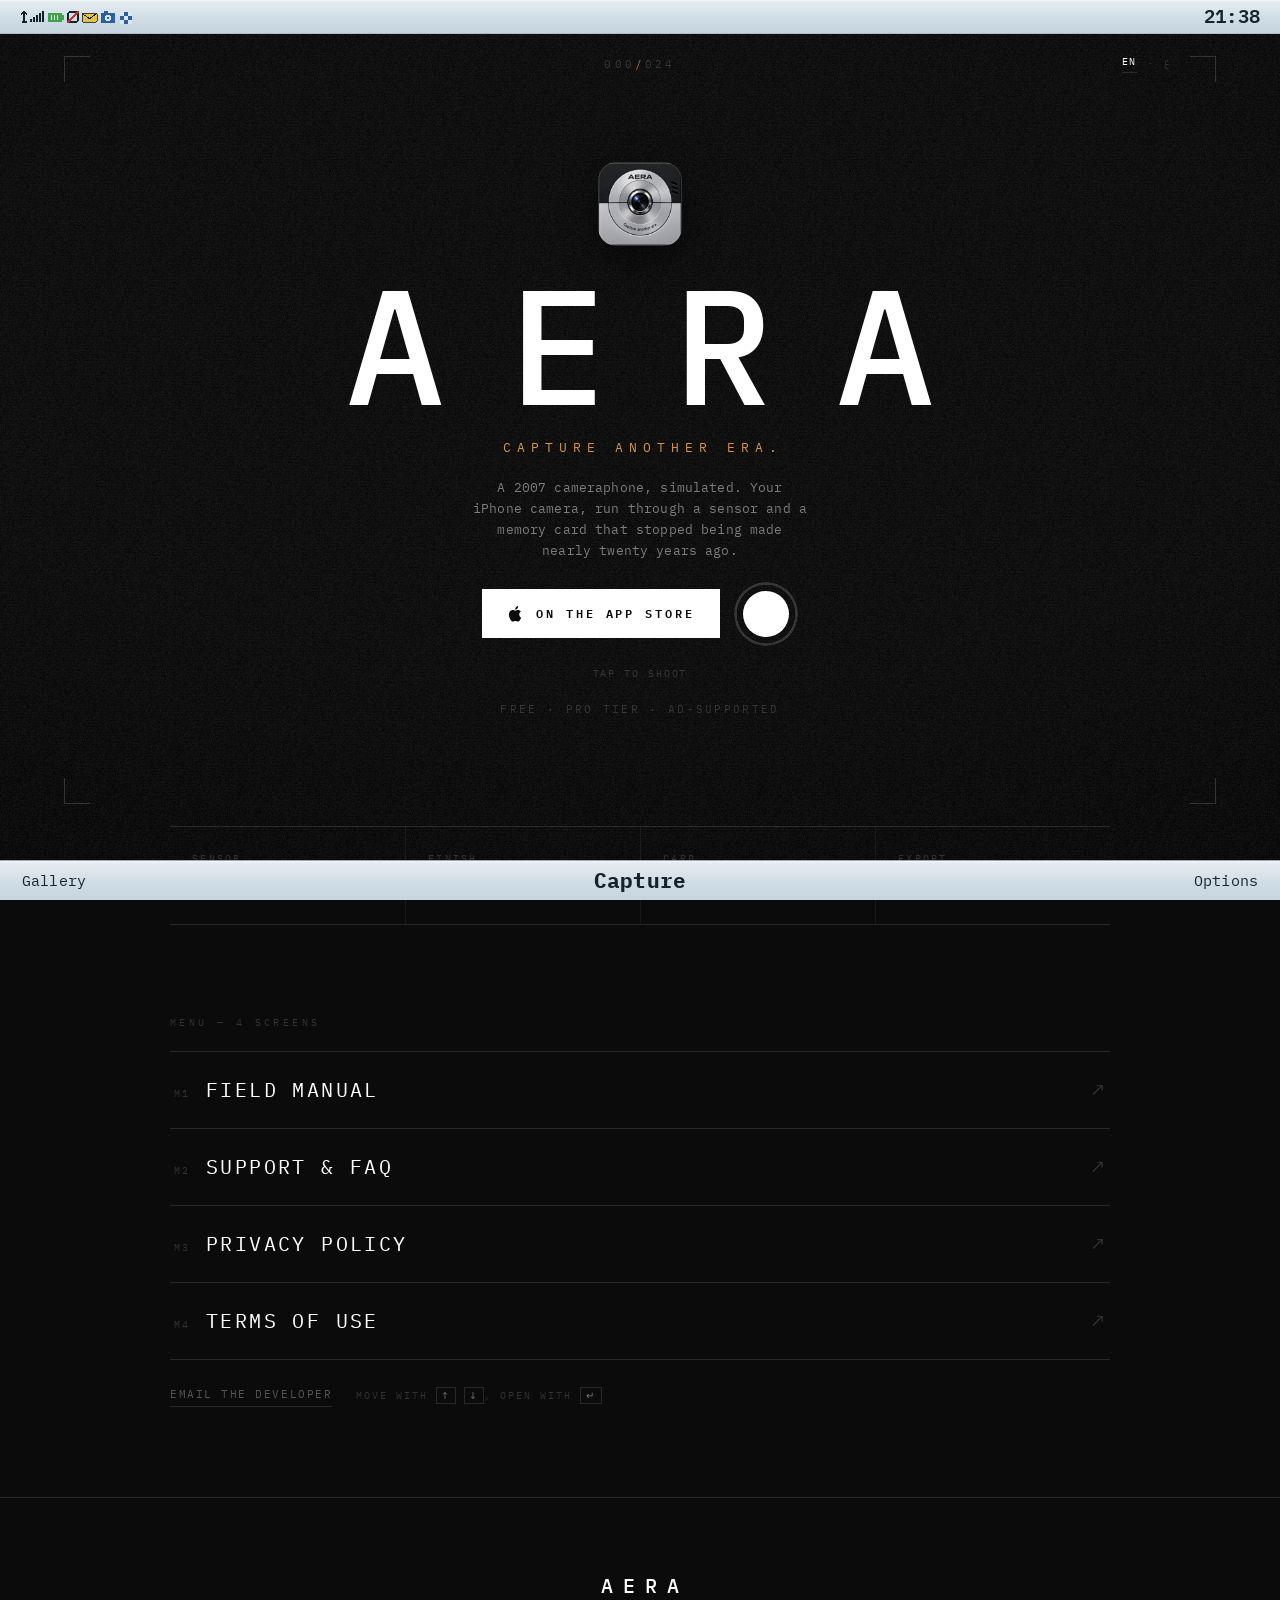
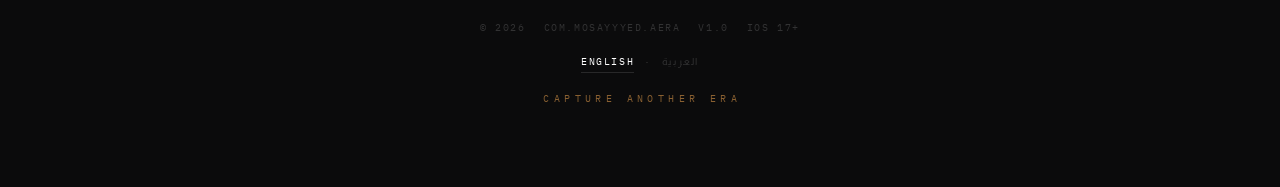
<file: index.html>
<!doctype html>
<html lang="en">
<head>
<meta charset="utf-8">
<meta name="viewport" content="width=device-width, initial-scale=1">
<title>AERA</title>
<meta name="description" content="AERA — a 2007 cameraphone, simulated, for iOS. Your iPhone camera run through a sensor and a memory card that stopped being made nearly twenty years ago.">
<meta name="theme-color" content="#0B0B0C">
<meta property="og:title" content="AERA">
<meta property="og:description" content="A 2007 cameraphone, simulated. For iOS.">
<meta property="og:type" content="website">
<link rel="icon" type="image/png" href="assets/appicon-180.png">
<link rel="apple-touch-icon" href="assets/appicon-180.png">
<meta property="og:image" content="https://mosayyyed.github.io/aera-site/assets/appicon.png">
<meta property="og:url" content="https://mosayyyed.github.io/aera-site/">
<link rel="alternate" hreflang="en" href="https://mosayyyed.github.io/aera-site/">
<link rel="alternate" hreflang="ar" href="https://mosayyyed.github.io/aera-site/ar/">
<link rel="alternate" hreflang="x-default" href="https://mosayyyed.github.io/aera-site/">
<link rel="preconnect" href="https://fonts.googleapis.com">
<link rel="preconnect" href="https://fonts.gstatic.com" crossorigin>
<link rel="stylesheet" href="https://fonts.googleapis.com/css2?family=Almarai:wght@300;400;700;800&family=IBM+Plex+Mono:wght@400;500;600;700&family=IBM+Plex+Sans:ital,wght@0,400;0,500;0,600;1,400&display=swap">
<link rel="stylesheet" href="assets/site.css">
</head>
<body>
<a class="skip" href="#menu">Skip to menu</a>
<canvas id="grain" aria-hidden="true"></canvas>
<div class="scan" aria-hidden="true"></div>
<div class="vignette" aria-hidden="true"></div>
<div id="flash" aria-hidden="true"></div>

<header class="s60-top">
  <span class="s60-icons" role="img" aria-label="Signal · battery · silent · message · camera · quality"></span>
  <time class="s60-clock" id="clock">21:16</time>
</header>

<main>
  <section class="viewfinder">
    <div class="brackets" aria-hidden="true"><span></span><span></span><span></span><span></span></div>
    <div class="frame-counter" id="frames" aria-live="polite">000<b>/</b>024</div>
    <div class="lang hero-lang">
      <a href="./" aria-current="true" lang="en">EN</a>
      <span aria-hidden="true">·</span>
      <a href="ar/" lang="ar">ع</a>
    </div>

    <span class="app-icon" role="img" aria-label="AERA app icon — a silver camera module set in a dark body"></span>
    <h1 class="wordmark">AERA</h1>
    <p class="tagline">Capture another era.</p>
    <p class="subhead">A 2007 cameraphone, simulated. Your iPhone camera, run through a sensor and a memory card that stopped being made nearly twenty years ago.</p>

    <div class="hero-controls">
      <a class="cta" href="https://apps.apple.com/app/id6806849273"><svg viewBox="0 0 24 24" aria-hidden="true" focusable="false"><path d="M17.05 12.54c-.02-2.3 1.88-3.4 1.96-3.45-1.07-1.56-2.73-1.78-3.32-1.8-1.41-.14-2.76.83-3.48.83-.72 0-1.83-.81-3-.79-1.55.02-2.97.9-3.76 2.29-1.6 2.78-.41 6.9 1.15 9.16.76 1.1 1.67 2.34 2.86 2.3 1.15-.05 1.58-.74 2.97-.74 1.39 0 1.78.74 3 .72 1.24-.02 2.02-1.12 2.78-2.23.87-1.28 1.23-2.52 1.25-2.58-.03-.01-2.4-.92-2.41-3.71zM14.9 5.36c.63-.77 1.06-1.83.94-2.9-.91.04-2.02.61-2.67 1.37-.58.68-1.09 1.77-.95 2.81 1.02.08 2.06-.52 2.68-1.28z"/></svg><span>On the App Store</span></a>
      <span class="shutter-wrap">
        <button class="shutter" type="button" aria-label="Take a shot" aria-describedby="frames"
                data-label-idle="Take a shot" data-label-full="Format the card"></button>
      </span>
    </div>
    <p class="shutter-hint" data-idle="Tap to shoot" data-full="Card full — tap to format" data-done="Formatted">Tap to shoot</p>
    <p class="cta-note">Free · Pro tier · ad-supported</p>
  </section>

  <section class="specs">
    <div class="wrap">
      <dl class="spec-grid">
        <button type="button" aria-expanded="false">
          <dt>Sensor</dt><dd>4:3 crop</dd>
          <span class="detail">The frame is cropped to 4:3 and worked at its own low resolution, the way a 2007 phone camera read the world.</span>
        </button>
        <button type="button" aria-expanded="false">
          <dt>Finish</dt><dd>Film grain</dd>
          <span class="detail">Grain, veiling glare, chromatic aberration and a soft lens — a full pipeline, not a filter over a modern photo.</span>
        </button>
        <button type="button" aria-expanded="false">
          <dt>Card</dt><dd>24 MB <small>free</small></dd>
          <span class="detail">The free tier holds a 24 MB card. Bigger shots weigh more. When it fills, format it — or move to Pro, where there is no card.</span>
        </button>
        <button type="button" aria-expanded="false">
          <dt>Export</dt><dd>1080p <small>pro</small></dd>
          <span class="detail">Free exports up to 480p with a small mark. Pro unlocks every resolution to 1080p, clean, plus every processing control.</span>
        </button>
      </dl>
    </div>
  </section>

  <section class="menu" id="menu">
    <div class="wrap">
      <span class="eyebrow">Menu — 4 screens</span>
      <ol>
        <li><a href="manual/"><span class="idx">M1</span> Field Manual <span class="arw" aria-hidden="true">↗︎</span></a></li>
        <li><a href="support/"><span class="idx">M2</span> Support &amp; FAQ <span class="arw" aria-hidden="true">↗︎</span></a></li>
        <li><a href="privacy/"><span class="idx">M3</span> Privacy Policy <span class="arw" aria-hidden="true">↗︎</span></a></li>
        <li><a href="terms/"><span class="idx">M4</span> Terms of Use <span class="arw" aria-hidden="true">↗︎</span></a></li>
      </ol>
      <div class="menu-foot">
        <a href="mailto:mosayyyed@gmail.com?subject=AERA">Email the developer</a>
        <span class="menu-hint">Move with <kbd>↑︎</kbd> <kbd>↓︎</kbd>, open with <kbd>↵</kbd></span>
      </div>
    </div>
  </section>
</main>

<footer>
  <div class="fmark">AERA</div>
  <div class="meta">
    <span>© 2026</span>
    <span>com.mosayyyed.aera</span>
    <span>v1.0</span>
    <span>iOS 17+</span>
  </div>
  <div class="lang">
    <a href="./" aria-current="true" lang="en">English</a>
    <span aria-hidden="true">·</span>
    <a href="ar/" lang="ar">العربية</a>
  </div>
  <div class="sign">Capture another era</div>
</footer>

<nav class="s60-bottom" aria-label="Softkeys">
  <a class="sk sk-left" href="https://apps.apple.com/app/id6806849273">Gallery</a>
  <span class="s60-title">Capture</span>
  <a class="sk sk-right" href="#menu">Options</a>
</nav>

<script src="assets/site.js" defer></script>
</body>
</html>
</file>
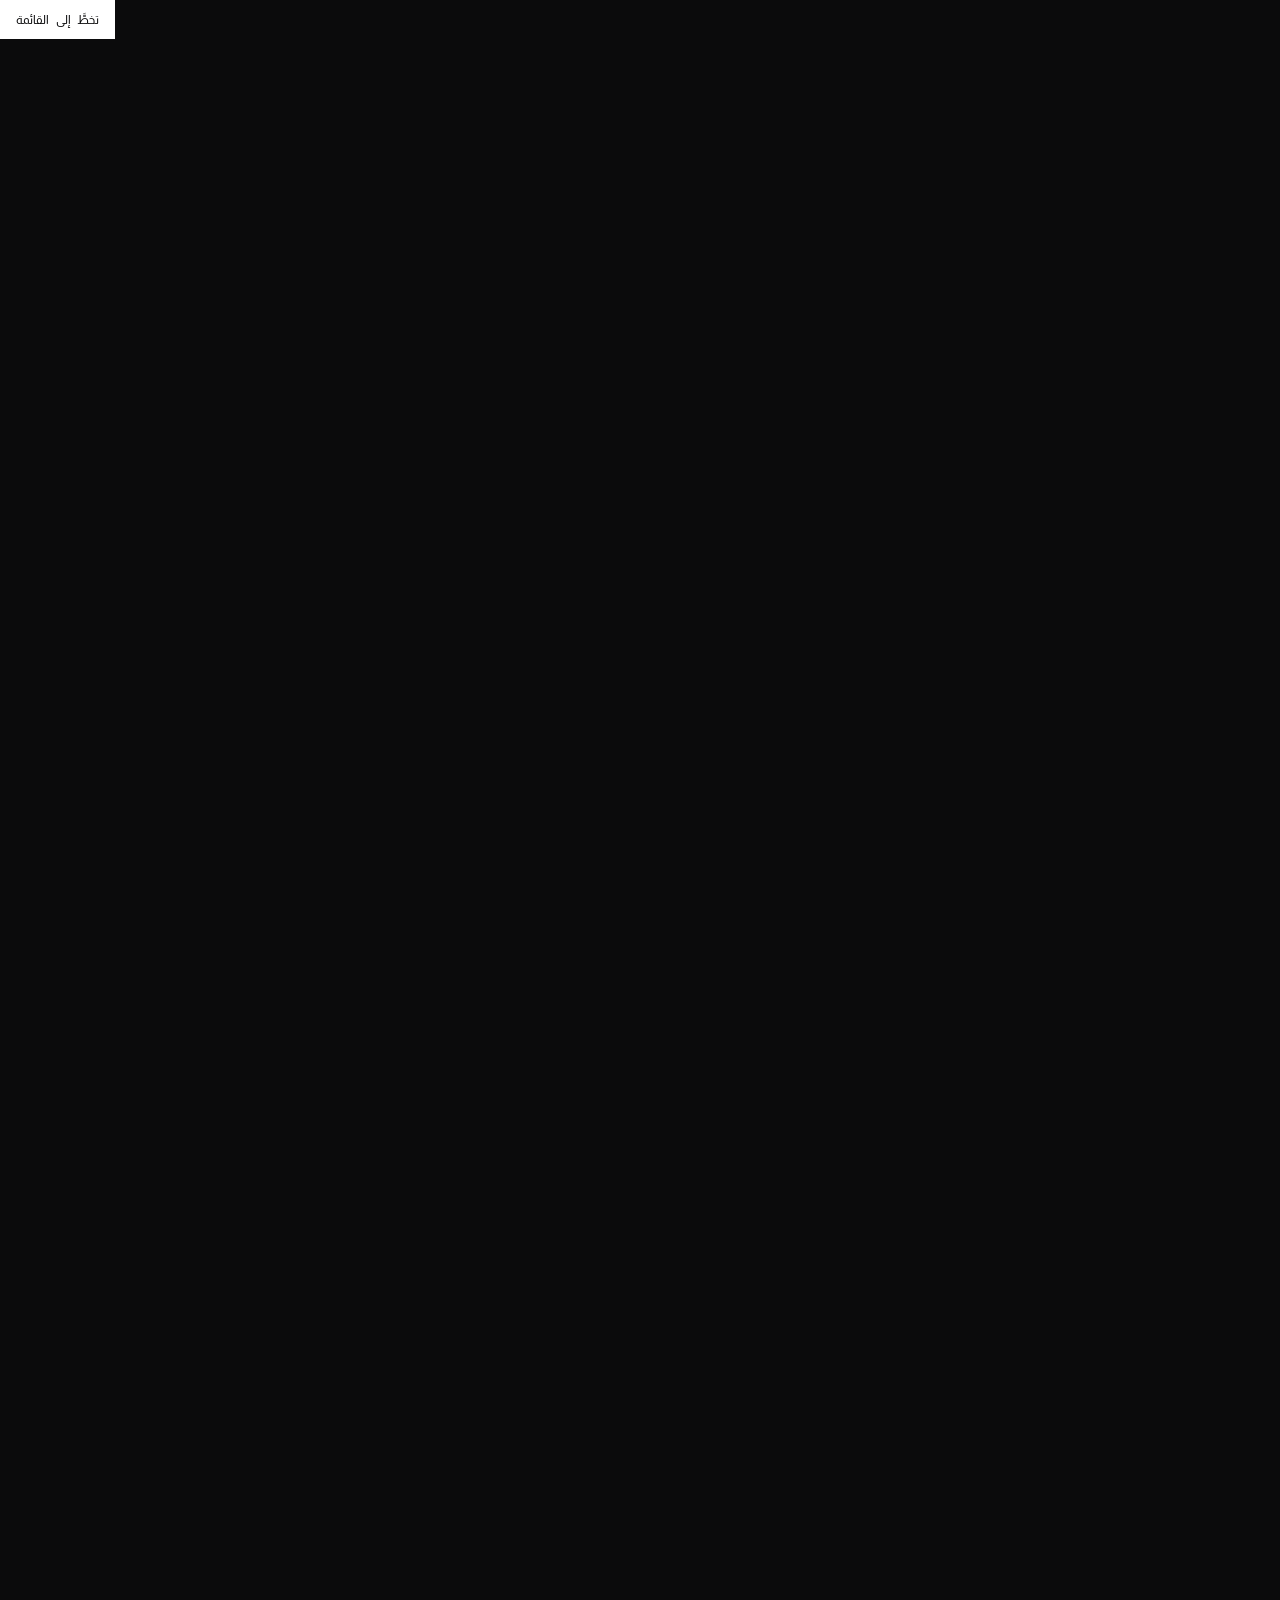
<file: ar/index.html>
<!doctype html>
<html lang="ar" dir="rtl">
<head>
<meta charset="utf-8">
<meta name="viewport" content="width=device-width, initial-scale=1">
<title>AERA</title>
<meta name="description" content="AERA — كاميرا هاتف من عام 2007، محاكاةً، لنظام iOS. كاميرا آيفونك ممرَّرة عبر حسّاس وبطاقة ذاكرة توقّف تصنيعهما منذ نحو عشرين عامًا.">
<meta name="theme-color" content="#0B0B0C">
<meta property="og:title" content="AERA">
<meta property="og:description" content="كاميرا هاتف من عام 2007، محاكاةً. لنظام iOS.">
<meta property="og:type" content="website">
<meta property="og:image" content="https://mosayyyed.github.io/aera-site/assets/appicon.png">
<meta property="og:url" content="https://mosayyyed.github.io/aera-site/ar/">
<link rel="icon" type="image/png" href="../assets/appicon-180.png">
<link rel="apple-touch-icon" href="../assets/appicon-180.png">
<link rel="alternate" hreflang="ar" href="https://mosayyyed.github.io/aera-site/ar/">
<link rel="alternate" hreflang="en" href="https://mosayyyed.github.io/aera-site/">
<link rel="alternate" hreflang="x-default" href="https://mosayyyed.github.io/aera-site/">
<link rel="preconnect" href="https://fonts.googleapis.com">
<link rel="preconnect" href="https://fonts.gstatic.com" crossorigin>
<link rel="stylesheet" href="https://fonts.googleapis.com/css2?family=Almarai:wght@300;400;700;800&family=IBM+Plex+Mono:wght@400;500;600;700&family=IBM+Plex+Sans:ital,wght@0,400;0,500;0,600;1,400&display=swap">
<link rel="stylesheet" href="../assets/site.css">
</head>
<body>
<a class="skip" href="#menu">تخطَّ إلى القائمة</a>
<canvas id="grain" aria-hidden="true"></canvas>
<div class="scan" aria-hidden="true"></div>
<div class="vignette" aria-hidden="true"></div>
<div id="flash" aria-hidden="true"></div>

<header class="s60-top">
  <span class="s60-icons" role="img" aria-label="الشبكة · البطارية · الصامت · الرسائل · الكاميرا · الجودة"></span>
  <time class="s60-clock" id="clock">21:16</time>
</header>

<main>
  <section class="viewfinder">
    <div class="brackets" aria-hidden="true"><span></span><span></span><span></span><span></span></div>
    <div class="frame-counter" id="frames" aria-live="polite">000<b>/</b>024</div>
    <div class="lang hero-lang">
      <a href="../" lang="en">EN</a>
      <span aria-hidden="true">·</span>
      <a href="./" aria-current="true" lang="ar">ع</a>
    </div>

    <span class="app-icon" role="img" aria-label="أيقونة تطبيق AERA — وحدة كاميرا فضّية في هيكل داكن"></span>
    <h1 class="wordmark">AERA</h1>
    <p class="tagline">صوِّر من زمنٍ آخر</p>
    <p class="subhead">كاميرا هاتف من عام 2007، محاكاةً. كاميرا آيفونك، ممرَّرة عبر حسّاس وبطاقة ذاكرة توقّف تصنيعهما منذ نحو عشرين عامًا.</p>

    <div class="hero-controls">
      <a class="cta" href="https://apps.apple.com/app/id6806849273"><svg viewBox="0 0 24 24" aria-hidden="true" focusable="false"><path d="M17.05 12.54c-.02-2.3 1.88-3.4 1.96-3.45-1.07-1.56-2.73-1.78-3.32-1.8-1.41-.14-2.76.83-3.48.83-.72 0-1.83-.81-3-.79-1.55.02-2.97.9-3.76 2.29-1.6 2.78-.41 6.9 1.15 9.16.76 1.1 1.67 2.34 2.86 2.3 1.15-.05 1.58-.74 2.97-.74 1.39 0 1.78.74 3 .72 1.24-.02 2.02-1.12 2.78-2.23.87-1.28 1.23-2.52 1.25-2.58-.03-.01-2.4-.92-2.41-3.71zM14.9 5.36c.63-.77 1.06-1.83.94-2.9-.91.04-2.02.61-2.67 1.37-.58.68-1.09 1.77-.95 2.81 1.02.08 2.06-.52 2.68-1.28z"/></svg><span>على App Store</span></a>
      <span class="shutter-wrap">
        <button class="shutter" type="button" aria-label="التقط لقطة" aria-describedby="frames"
                data-label-idle="التقط لقطة" data-label-full="هيّئ البطاقة"></button>
      </span>
    </div>
    <p class="shutter-hint" data-idle="اضغط للتصوير" data-full="البطاقة ممتلئة — اضغط للتهيئة" data-done="تمت التهيئة">اضغط للتصوير</p>
    <p class="cta-note">مجاني · باقة Pro · مدعوم بالإعلانات</p>
  </section>

  <section class="specs">
    <div class="wrap">
      <dl class="spec-grid">
        <button type="button" aria-expanded="false">
          <dt>الحسّاس</dt><dd><span dir="ltr">4:3</span> قصّ</dd>
          <span class="detail">تُقصّ اللقطة إلى نسبة 4:3 وتُعالَج بدقّتها المنخفضة الخاصة، كما كان كاميرا هاتف 2007 ترى العالم.</span>
        </button>
        <button type="button" aria-expanded="false">
          <dt>المعالجة</dt><dd>حبيبات فيلم</dd>
          <span class="detail">حبيبات، ووهج ستائري، وزيغ لوني، وعدسة طريّة — خط معالجة كامل، لا فلتر فوق صورة حديثة.</span>
        </button>
        <button type="button" aria-expanded="false">
          <dt>البطاقة</dt><dd>24 ميجابايت <small>مجاني</small></dd>
          <span class="detail">الباقة المجانية تحمل بطاقة 24 ميجابايت. اللقطات الأكبر تزن أكثر. وحين تمتلئ، هيّئها — أو انتقل إلى Pro حيث لا بطاقة أصلًا.</span>
        </button>
        <button type="button" aria-expanded="false">
          <dt>التصدير</dt><dd><span dir="ltr">1080p</span> <small>Pro</small></dd>
          <span class="detail">التصدير المجاني حتى 480p مع علامة صغيرة. وPro تفتح كل الدقّات حتى 1080p، نظيفة، مع كل أدوات المعالجة.</span>
        </button>
      </dl>
    </div>
  </section>

  <section class="menu" id="menu">
    <div class="wrap">
      <span class="eyebrow">القائمة — 4 شاشات</span>
      <ol>
        <li><a href="manual/"><span class="idx">M1</span> دليل الاستخدام <span class="arw" aria-hidden="true">↗︎</span></a></li>
        <li><a href="support/"><span class="idx">M2</span> الدعم والأسئلة <span class="arw" aria-hidden="true">↗︎</span></a></li>
        <li><a href="privacy/"><span class="idx">M3</span> سياسة الخصوصية <span class="arw" aria-hidden="true">↗︎</span></a></li>
        <li><a href="terms/"><span class="idx">M4</span> شروط الاستخدام <span class="arw" aria-hidden="true">↗︎</span></a></li>
      </ol>
      <div class="menu-foot">
        <a href="mailto:mosayyyed@gmail.com?subject=AERA">راسل المطوّر</a>
        <span class="menu-hint">تنقّل بـ <kbd>↑︎</kbd> <kbd>↓︎</kbd>، وافتح بـ <kbd>↵</kbd></span>
      </div>
    </div>
  </section>
</main>

<footer>
  <div class="fmark">AERA</div>
  <div class="meta">
    <span>© 2026</span>
    <span>com.mosayyyed.aera</span>
    <span>v1.0</span>
    <span>iOS 17+</span>
  </div>
  <div class="lang">
    <a href="../" lang="en">English</a>
    <span aria-hidden="true">·</span>
    <a href="./" aria-current="true" lang="ar">العربية</a>
  </div>
  <div class="sign">صوِّر من زمنٍ آخر</div>
</footer>

<nav class="s60-bottom" aria-label="مفاتيح الاختيار">
  <a class="sk sk-left" href="https://apps.apple.com/app/id6806849273">المعرض</a>
  <span class="s60-title">التصوير</span>
  <a class="sk sk-right" href="#menu">خيارات</a>
</nav>

<script src="../assets/site.js" defer></script>
</body>
</html>
</file>
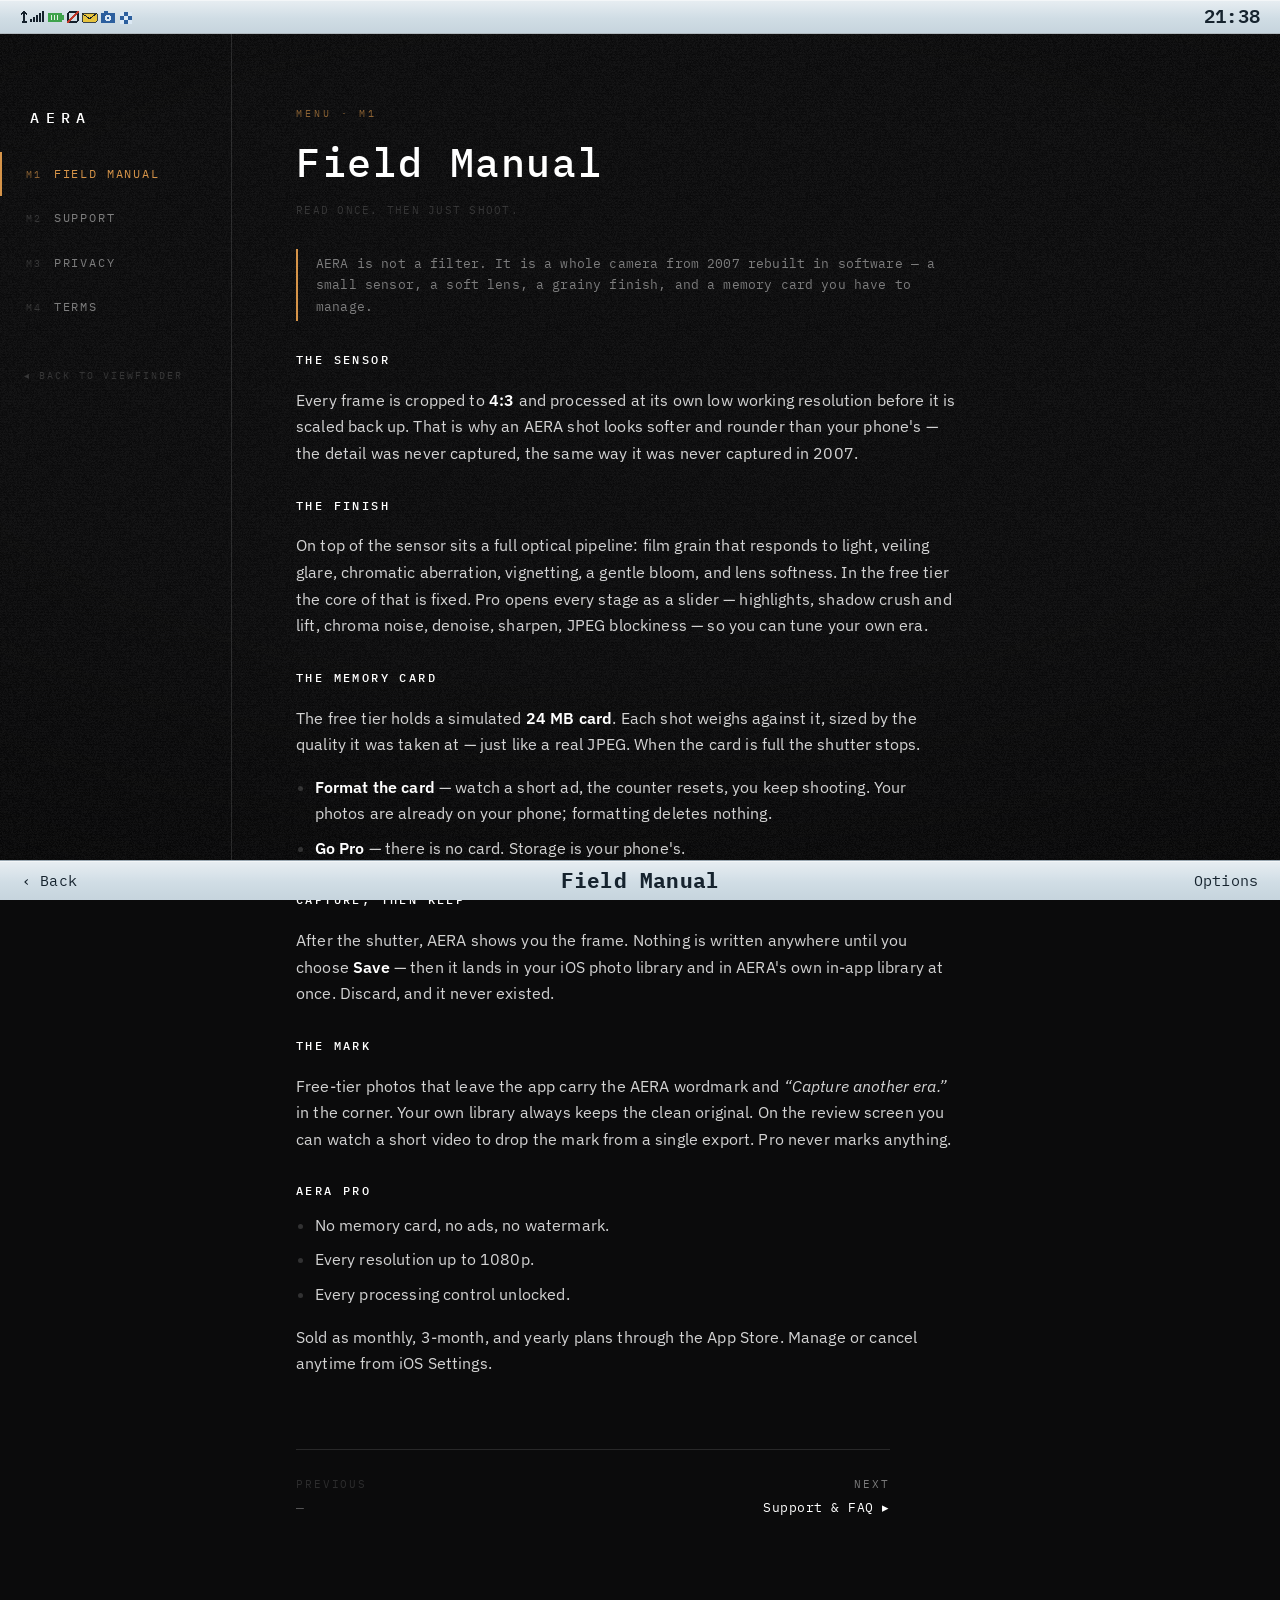
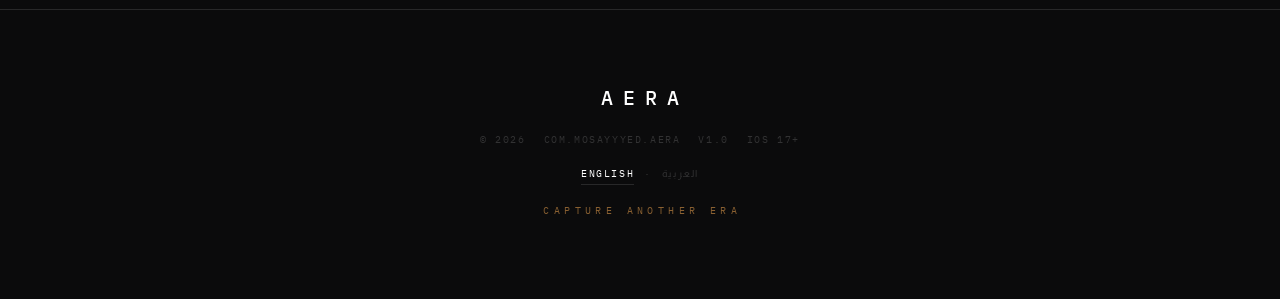
<file: manual/index.html>
<!doctype html>
<html lang="en">
<head>
<meta charset="utf-8">
<meta name="viewport" content="width=device-width, initial-scale=1">
<title>AERA Field Manual</title>
<meta name="description" content="What AERA is, how the vintage pipeline works, and where the free tier ends and Pro begins.">
<meta name="theme-color" content="#0B0B0C">
<link rel="icon" type="image/png" href="../assets/appicon-180.png">
<link rel="apple-touch-icon" href="../assets/appicon-180.png">
<link rel="alternate" hreflang="en" href="https://mosayyyed.github.io/aera-site/manual/">
<link rel="alternate" hreflang="ar" href="https://mosayyyed.github.io/aera-site/ar/manual/">
<link rel="alternate" hreflang="x-default" href="https://mosayyyed.github.io/aera-site/manual/">
<link rel="preconnect" href="https://fonts.googleapis.com">
<link rel="preconnect" href="https://fonts.gstatic.com" crossorigin>
<link rel="stylesheet" href="https://fonts.googleapis.com/css2?family=Almarai:wght@300;400;700;800&family=IBM+Plex+Mono:wght@400;500;600;700&family=IBM+Plex+Sans:ital,wght@0,400;0,500;0,600;1,400&display=swap">
<link rel="stylesheet" href="../assets/site.css">
</head>
<body>
<a class="skip" href="#content">Skip to content</a>
<canvas id="grain" aria-hidden="true"></canvas>
<div class="scan" aria-hidden="true"></div>
<div class="vignette" aria-hidden="true"></div>
<div id="flash" aria-hidden="true"></div>

<header class="s60-top">
  <span class="s60-icons" role="img" aria-label="Signal · battery · silent · message · camera · quality"></span>
  <time class="s60-clock" id="clock">21:16</time>
</header>

<main>
  <div class="screen">
    <aside class="rail">
      <a class="rail-mark" href="../">AERA</a>
      <nav>
        <a href="../manual/" aria-current="page"><span class="idx">M1</span> Field Manual</a>
        <a href="../support/"><span class="idx">M2</span> Support</a>
        <a href="../privacy/"><span class="idx">M3</span> Privacy</a>
        <a href="../terms/"><span class="idx">M4</span> Terms</a>
      </nav>
      <a class="rail-back" href="../">◂ Back to viewfinder</a>
    </aside>

    <div class="content" id="content">
      <div class="doc-head">
        <span class="kicker">Menu · M1</span>
        <h1>Field Manual</h1>
        <span class="stamp">Read once. Then just shoot.</span>
      </div>

      <div class="doc-body">
        <p class="callout">AERA is not a filter. It is a whole camera from 2007 rebuilt in software — a small sensor, a soft lens, a grainy finish, and a memory card you have to manage.</p>

        <h2>The sensor</h2>
        <p>Every frame is cropped to <strong>4:3</strong> and processed at its own low working resolution before it is scaled back up. That is why an AERA shot looks softer and rounder than your phone's — the detail was never captured, the same way it was never captured in 2007.</p>

        <h2>The finish</h2>
        <p>On top of the sensor sits a full optical pipeline: film grain that responds to light, veiling glare, chromatic aberration, vignetting, a gentle bloom, and lens softness. In the free tier the core of that is fixed. Pro opens every stage as a slider — highlights, shadow crush and lift, chroma noise, denoise, sharpen, JPEG blockiness — so you can tune your own era.</p>

        <h2>The memory card</h2>
        <p>The free tier holds a simulated <strong>24 MB card</strong>. Each shot weighs against it, sized by the quality it was taken at — just like a real JPEG. When the card is full the shutter stops.</p>
        <ul>
          <li><strong>Format the card</strong> — watch a short ad, the counter resets, you keep shooting. Your photos are already on your phone; formatting deletes nothing.</li>
          <li><strong>Go Pro</strong> — there is no card. Storage is your phone's.</li>
        </ul>

        <h2>Capture, then keep</h2>
        <p>After the shutter, AERA shows you the frame. Nothing is written anywhere until you choose <strong>Save</strong> — then it lands in your iOS photo library and in AERA's own in-app library at once. Discard, and it never existed.</p>

        <h2>The mark</h2>
        <p>Free-tier photos that leave the app carry the AERA wordmark and <em>&ldquo;Capture another era.&rdquo;</em> in the corner. Your own library always keeps the clean original. On the review screen you can watch a short video to drop the mark from a single export. Pro never marks anything.</p>

        <h2>AERA Pro</h2>
        <ul>
          <li>No memory card, no ads, no watermark.</li>
          <li>Every resolution up to 1080p.</li>
          <li>Every processing control unlocked.</li>
        </ul>
        <p>Sold as monthly, 3-month, and yearly plans through the App Store. Manage or cancel anytime from iOS Settings.</p>
      </div>

      <nav class="pager">
        <a class="prev disabled" aria-disabled="true">Previous<span>—</span></a>
        <a class="next" href="../support/">Next<span>Support &amp; FAQ ▸</span></a>
      </nav>
    </div>
  </div>
</main>

<footer>
  <div class="fmark">AERA</div>
  <div class="meta"><span>© 2026</span><span>com.mosayyyed.aera</span><span>v1.0</span><span>iOS 17+</span></div>
  <div class="lang">
    <a href="./" aria-current="true" lang="en">English</a>
    <span aria-hidden="true">·</span>
    <a href="../ar/manual/" lang="ar">العربية</a>
  </div>
  <div class="sign">Capture another era</div>
</footer>

<nav class="s60-bottom" aria-label="Softkeys">
  <a class="sk sk-left" href="../">‹ Back</a>
  <span class="s60-title">Field Manual</span>
  <a class="sk sk-right" href="../#menu">Options</a>
</nav>

<script src="../assets/site.js" defer></script>
</body>
</html>
</file>
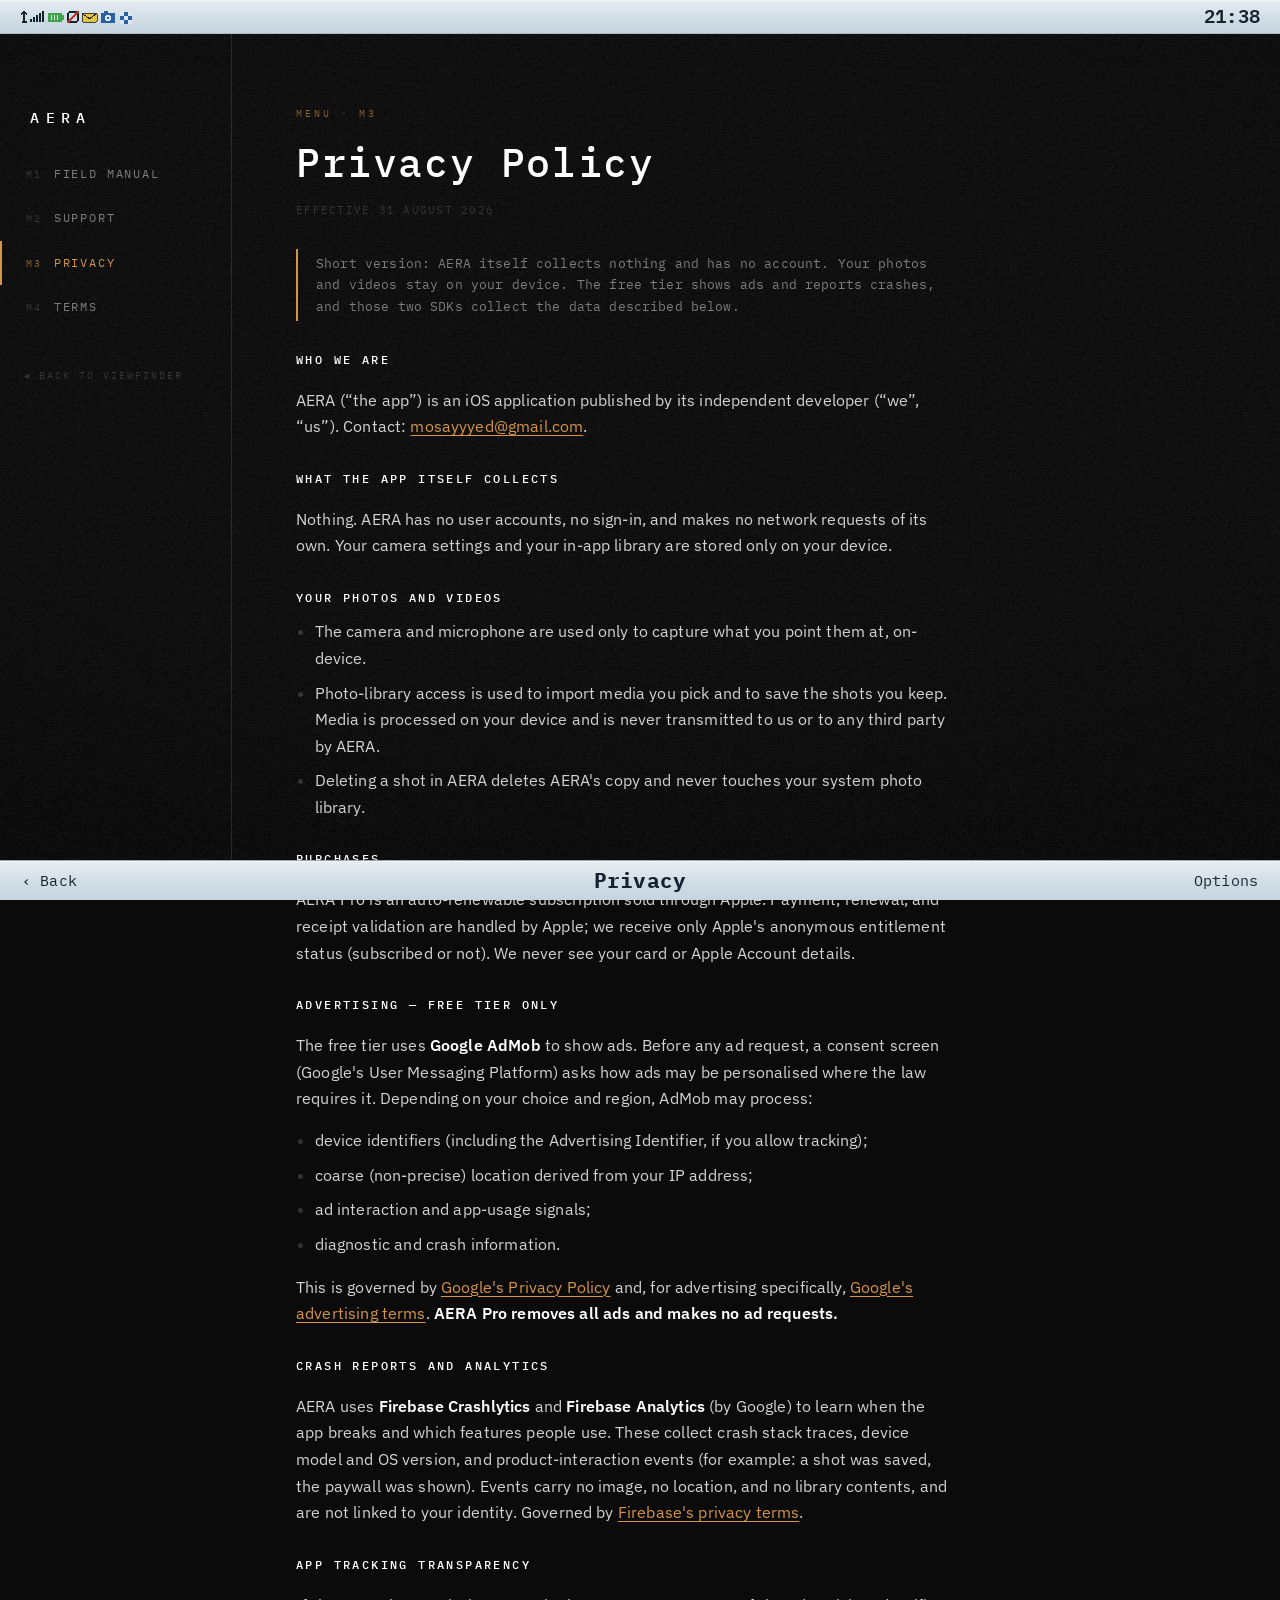
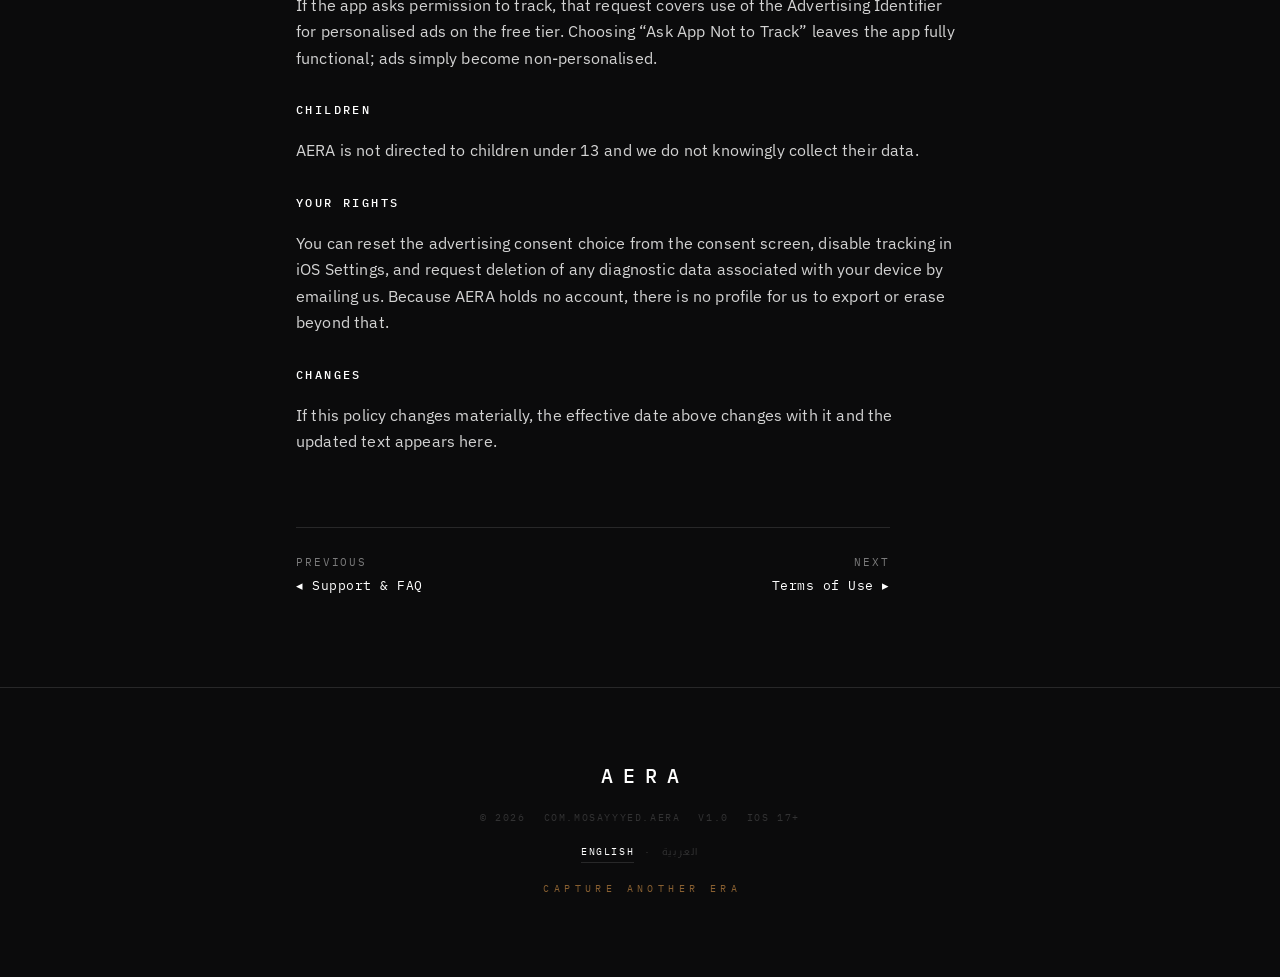
<file: privacy/index.html>
<!doctype html>
<html lang="en">
<head>
<meta charset="utf-8">
<meta name="viewport" content="width=device-width, initial-scale=1">
<title>AERA Privacy Policy</title>
<meta name="description" content="AERA's privacy policy — the app collects nothing itself; the free tier's ad and crash-reporting SDKs collect what is listed here.">
<meta name="theme-color" content="#0B0B0C">
<meta name="robots" content="index">
<link rel="icon" type="image/png" href="../assets/appicon-180.png">
<link rel="apple-touch-icon" href="../assets/appicon-180.png">
<link rel="alternate" hreflang="en" href="https://mosayyyed.github.io/aera-site/privacy/">
<link rel="alternate" hreflang="ar" href="https://mosayyyed.github.io/aera-site/ar/privacy/">
<link rel="alternate" hreflang="x-default" href="https://mosayyyed.github.io/aera-site/privacy/">
<link rel="preconnect" href="https://fonts.googleapis.com">
<link rel="preconnect" href="https://fonts.gstatic.com" crossorigin>
<link rel="stylesheet" href="https://fonts.googleapis.com/css2?family=Almarai:wght@300;400;700;800&family=IBM+Plex+Mono:wght@400;500;600;700&family=IBM+Plex+Sans:ital,wght@0,400;0,500;0,600;1,400&display=swap">
<link rel="stylesheet" href="../assets/site.css">
</head>
<body>
<a class="skip" href="#content">Skip to content</a>
<canvas id="grain" aria-hidden="true"></canvas>
<div class="scan" aria-hidden="true"></div>
<div class="vignette" aria-hidden="true"></div>
<div id="flash" aria-hidden="true"></div>

<header class="s60-top">
  <span class="s60-icons" role="img" aria-label="Signal · battery · silent · message · camera · quality"></span>
  <time class="s60-clock" id="clock">21:16</time>
</header>

<main>
  <div class="screen">
    <aside class="rail">
      <a class="rail-mark" href="../">AERA</a>
      <nav>
        <a href="../manual/"><span class="idx">M1</span> Field Manual</a>
        <a href="../support/"><span class="idx">M2</span> Support</a>
        <a href="../privacy/" aria-current="page"><span class="idx">M3</span> Privacy</a>
        <a href="../terms/"><span class="idx">M4</span> Terms</a>
      </nav>
      <a class="rail-back" href="../">◂ Back to viewfinder</a>
    </aside>

    <div class="content" id="content">
      <div class="doc-head">
        <span class="kicker">Menu · M3</span>
        <h1>Privacy Policy</h1>
        <span class="stamp">Effective 31 August 2026</span>
      </div>

      <div class="doc-body">
        <p class="callout">Short version: AERA itself collects nothing and has no account. Your photos and videos stay on your device. The free tier shows ads and reports crashes, and those two SDKs collect the data described below.</p>

        <h2>Who we are</h2>
        <p>AERA (&ldquo;the app&rdquo;) is an iOS application published by its independent developer (&ldquo;we&rdquo;, &ldquo;us&rdquo;). Contact: <a href="mailto:mosayyyed@gmail.com">mosayyyed@gmail.com</a>.</p>

        <h2>What the app itself collects</h2>
        <p>Nothing. AERA has no user accounts, no sign-in, and makes no network requests of its own. Your camera settings and your in-app library are stored only on your device.</p>

        <h2>Your photos and videos</h2>
        <ul>
          <li>The camera and microphone are used only to capture what you point them at, on-device.</li>
          <li>Photo-library access is used to import media you pick and to save the shots you keep. Media is processed on your device and is never transmitted to us or to any third party by AERA.</li>
          <li>Deleting a shot in AERA deletes AERA's copy and never touches your system photo library.</li>
        </ul>

        <h2>Purchases</h2>
        <p>AERA Pro is an auto-renewable subscription sold through Apple. Payment, renewal, and receipt validation are handled by Apple; we receive only Apple's anonymous entitlement status (subscribed or not). We never see your card or Apple Account details.</p>

        <h2>Advertising — free tier only</h2>
        <p>The free tier uses <strong>Google AdMob</strong> to show ads. Before any ad request, a consent screen (Google's User Messaging Platform) asks how ads may be personalised where the law requires it. Depending on your choice and region, AdMob may process:</p>
        <ul>
          <li>device identifiers (including the Advertising Identifier, if you allow tracking);</li>
          <li>coarse (non-precise) location derived from your IP address;</li>
          <li>ad interaction and app-usage signals;</li>
          <li>diagnostic and crash information.</li>
        </ul>
        <p>This is governed by <a href="https://policies.google.com/privacy" rel="noopener">Google's Privacy Policy</a> and, for advertising specifically, <a href="https://support.google.com/admob/answer/6128543" rel="noopener">Google's advertising terms</a>. <strong>AERA Pro removes all ads and makes no ad requests.</strong></p>

        <h2>Crash reports and analytics</h2>
        <p>AERA uses <strong>Firebase Crashlytics</strong> and <strong>Firebase Analytics</strong> (by Google) to learn when the app breaks and which features people use. These collect crash stack traces, device model and OS version, and product-interaction events (for example: a shot was saved, the paywall was shown). Events carry no image, no location, and no library contents, and are not linked to your identity. Governed by <a href="https://firebase.google.com/support/privacy" rel="noopener">Firebase's privacy terms</a>.</p>

        <h2>App Tracking Transparency</h2>
        <p>If the app asks permission to track, that request covers use of the Advertising Identifier for personalised ads on the free tier. Choosing &ldquo;Ask App Not to Track&rdquo; leaves the app fully functional; ads simply become non-personalised.</p>

        <h2>Children</h2>
        <p>AERA is not directed to children under 13 and we do not knowingly collect their data.</p>

        <h2>Your rights</h2>
        <p>You can reset the advertising consent choice from the consent screen, disable tracking in iOS Settings, and request deletion of any diagnostic data associated with your device by emailing us. Because AERA holds no account, there is no profile for us to export or erase beyond that.</p>

        <h2>Changes</h2>
        <p>If this policy changes materially, the effective date above changes with it and the updated text appears here.</p>
      </div>

      <nav class="pager">
        <a class="prev" href="../support/">Previous<span>◂ Support &amp; FAQ</span></a>
        <a class="next" href="../terms/">Next<span>Terms of Use ▸</span></a>
      </nav>
    </div>
  </div>
</main>

<footer>
  <div class="fmark">AERA</div>
  <div class="meta"><span>© 2026</span><span>com.mosayyyed.aera</span><span>v1.0</span><span>iOS 17+</span></div>
  <div class="lang">
    <a href="./" aria-current="true" lang="en">English</a>
    <span aria-hidden="true">·</span>
    <a href="../ar/privacy/" lang="ar">العربية</a>
  </div>
  <div class="sign">Capture another era</div>
</footer>

<nav class="s60-bottom" aria-label="Softkeys">
  <a class="sk sk-left" href="../">‹ Back</a>
  <span class="s60-title">Privacy</span>
  <a class="sk sk-right" href="../#menu">Options</a>
</nav>

<script src="../assets/site.js" defer></script>
</body>
</html>
</file>
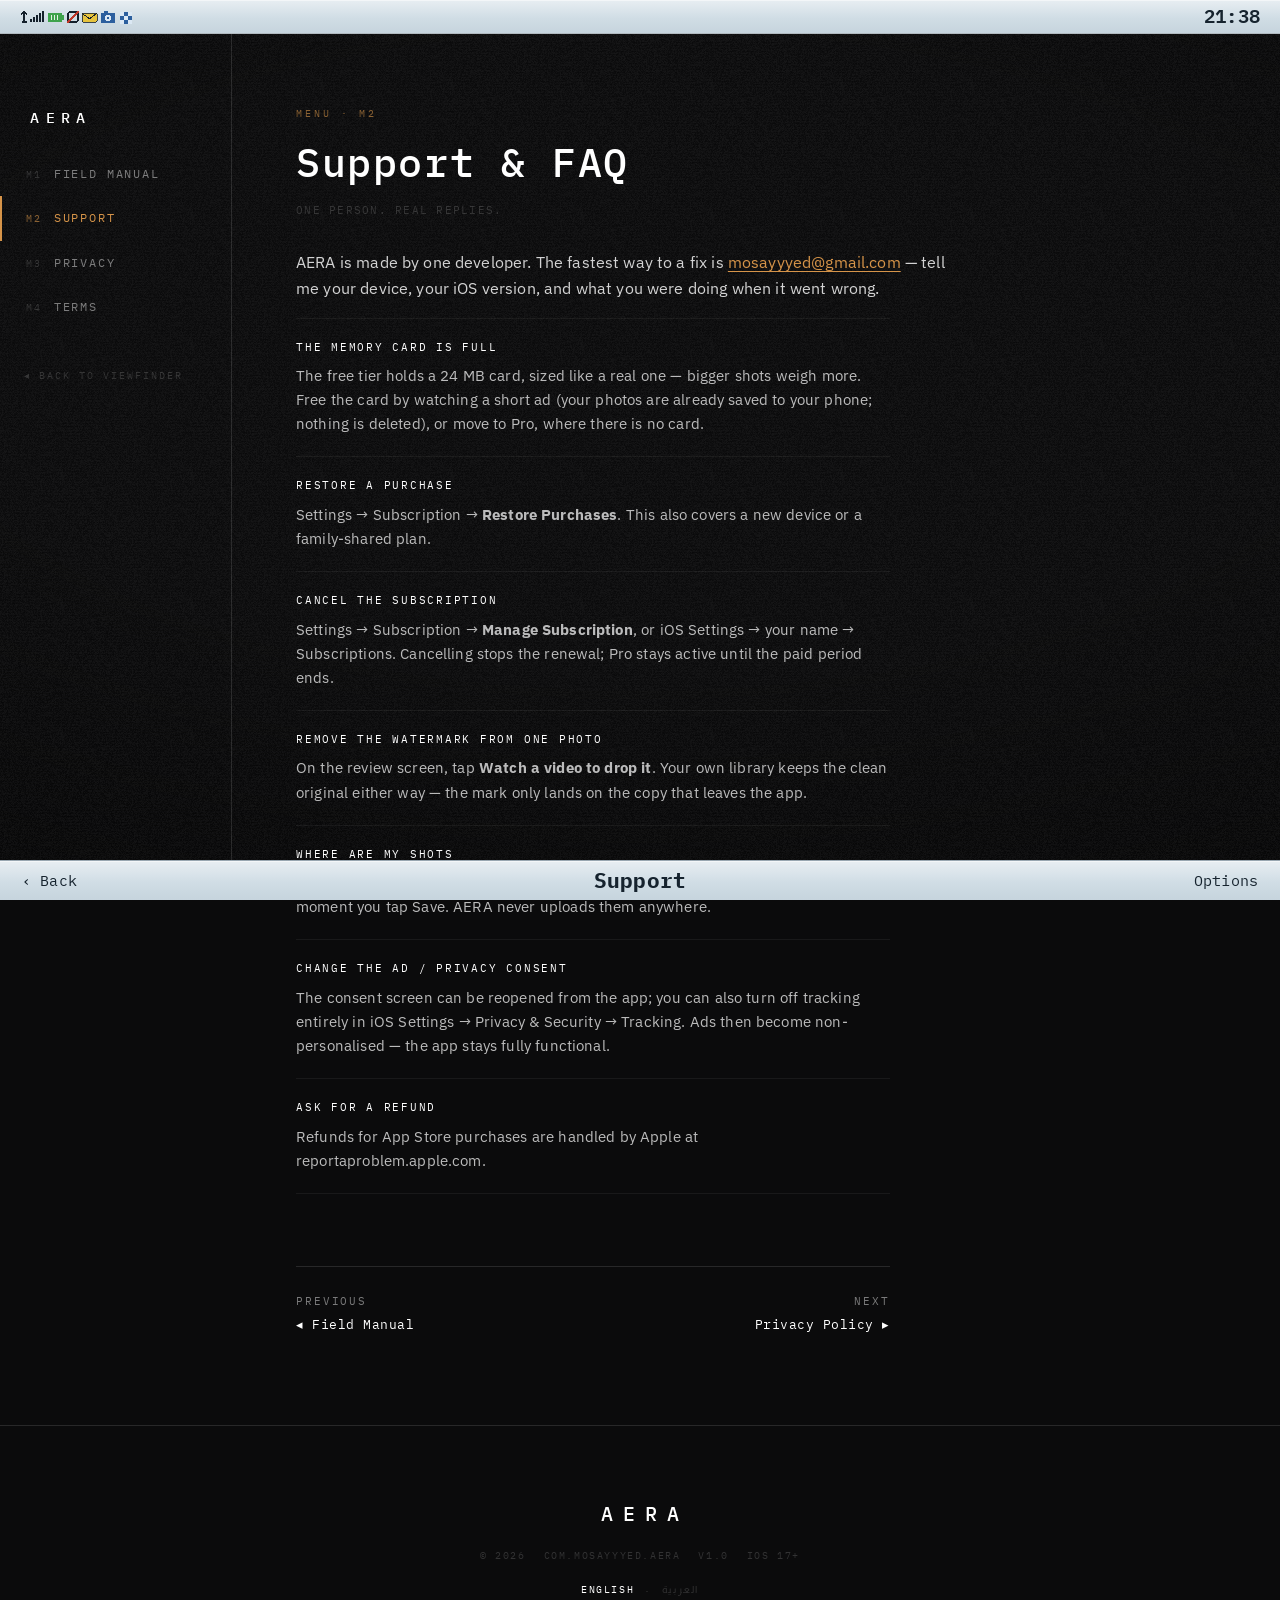
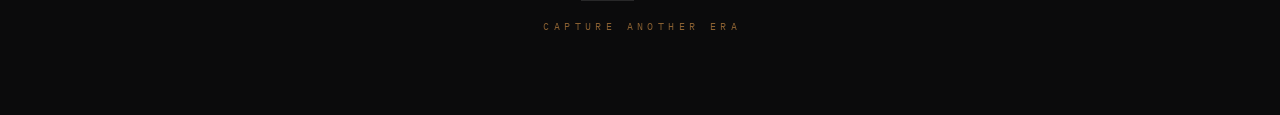
<file: support/index.html>
<!doctype html>
<html lang="en">
<head>
<meta charset="utf-8">
<meta name="viewport" content="width=device-width, initial-scale=1">
<title>AERA Support</title>
<meta name="description" content="Support and FAQ for AERA — the memory card, restoring purchases, cancelling, the watermark, and where your shots go.">
<meta name="theme-color" content="#0B0B0C">
<link rel="icon" type="image/png" href="../assets/appicon-180.png">
<link rel="apple-touch-icon" href="../assets/appicon-180.png">
<link rel="alternate" hreflang="en" href="https://mosayyyed.github.io/aera-site/support/">
<link rel="alternate" hreflang="ar" href="https://mosayyyed.github.io/aera-site/ar/support/">
<link rel="alternate" hreflang="x-default" href="https://mosayyyed.github.io/aera-site/support/">
<link rel="preconnect" href="https://fonts.googleapis.com">
<link rel="preconnect" href="https://fonts.gstatic.com" crossorigin>
<link rel="stylesheet" href="https://fonts.googleapis.com/css2?family=Almarai:wght@300;400;700;800&family=IBM+Plex+Mono:wght@400;500;600;700&family=IBM+Plex+Sans:ital,wght@0,400;0,500;0,600;1,400&display=swap">
<link rel="stylesheet" href="../assets/site.css">
</head>
<body>
<a class="skip" href="#content">Skip to content</a>
<canvas id="grain" aria-hidden="true"></canvas>
<div class="scan" aria-hidden="true"></div>
<div class="vignette" aria-hidden="true"></div>
<div id="flash" aria-hidden="true"></div>

<header class="s60-top">
  <span class="s60-icons" role="img" aria-label="Signal · battery · silent · message · camera · quality"></span>
  <time class="s60-clock" id="clock">21:16</time>
</header>

<main>
  <div class="screen">
    <aside class="rail">
      <a class="rail-mark" href="../">AERA</a>
      <nav>
        <a href="../manual/"><span class="idx">M1</span> Field Manual</a>
        <a href="../support/" aria-current="page"><span class="idx">M2</span> Support</a>
        <a href="../privacy/"><span class="idx">M3</span> Privacy</a>
        <a href="../terms/"><span class="idx">M4</span> Terms</a>
      </nav>
      <a class="rail-back" href="../">◂ Back to viewfinder</a>
    </aside>

    <div class="content" id="content">
      <div class="doc-head">
        <span class="kicker">Menu · M2</span>
        <h1>Support &amp; FAQ</h1>
        <span class="stamp">One person. Real replies.</span>
      </div>

      <div class="doc-body">
        <p>AERA is made by one developer. The fastest way to a fix is
        <a href="mailto:mosayyyed@gmail.com?subject=AERA%20support">mosayyyed@gmail.com</a> —
        tell me your device, your iOS version, and what you were doing when it went wrong.</p>
      </div>

      <dl class="qa">
        <div>
          <dt>The memory card is full</dt>
          <dd>The free tier holds a 24&nbsp;MB card, sized like a real one — bigger shots weigh more. Free the card by watching a short ad (your photos are already saved to your phone; nothing is deleted), or move to Pro, where there is no card.</dd>
        </div>
        <div>
          <dt>Restore a purchase</dt>
          <dd>Settings → Subscription → <strong>Restore Purchases</strong>. This also covers a new device or a family-shared plan.</dd>
        </div>
        <div>
          <dt>Cancel the subscription</dt>
          <dd>Settings → Subscription → <strong>Manage Subscription</strong>, or iOS Settings → your name → Subscriptions. Cancelling stops the renewal; Pro stays active until the paid period ends.</dd>
        </div>
        <div>
          <dt>Remove the watermark from one photo</dt>
          <dd>On the review screen, tap <strong>Watch a video to drop it</strong>. Your own library keeps the clean original either way — the mark only lands on the copy that leaves the app.</dd>
        </div>
        <div>
          <dt>Where are my shots</dt>
          <dd>Every shot is written to your iOS photo library and to AERA's own in-app library the moment you tap Save. AERA never uploads them anywhere.</dd>
        </div>
        <div>
          <dt>Change the ad / privacy consent</dt>
          <dd>The consent screen can be reopened from the app; you can also turn off tracking entirely in iOS Settings → Privacy &amp; Security → Tracking. Ads then become non-personalised — the app stays fully functional.</dd>
        </div>
        <div>
          <dt>Ask for a refund</dt>
          <dd>Refunds for App Store purchases are handled by Apple at <a href="https://reportaproblem.apple.com" rel="noopener">reportaproblem.apple.com</a>.</dd>
        </div>
      </dl>

      <nav class="pager">
        <a class="prev" href="../manual/">Previous<span>◂ Field Manual</span></a>
        <a class="next" href="../privacy/">Next<span>Privacy Policy ▸</span></a>
      </nav>
    </div>
  </div>
</main>

<footer>
  <div class="fmark">AERA</div>
  <div class="meta"><span>© 2026</span><span>com.mosayyyed.aera</span><span>v1.0</span><span>iOS 17+</span></div>
  <div class="lang">
    <a href="./" aria-current="true" lang="en">English</a>
    <span aria-hidden="true">·</span>
    <a href="../ar/support/" lang="ar">العربية</a>
  </div>
  <div class="sign">Capture another era</div>
</footer>

<nav class="s60-bottom" aria-label="Softkeys">
  <a class="sk sk-left" href="../">‹ Back</a>
  <span class="s60-title">Support</span>
  <a class="sk sk-right" href="../#menu">Options</a>
</nav>

<script src="../assets/site.js" defer></script>
</body>
</html>
</file>
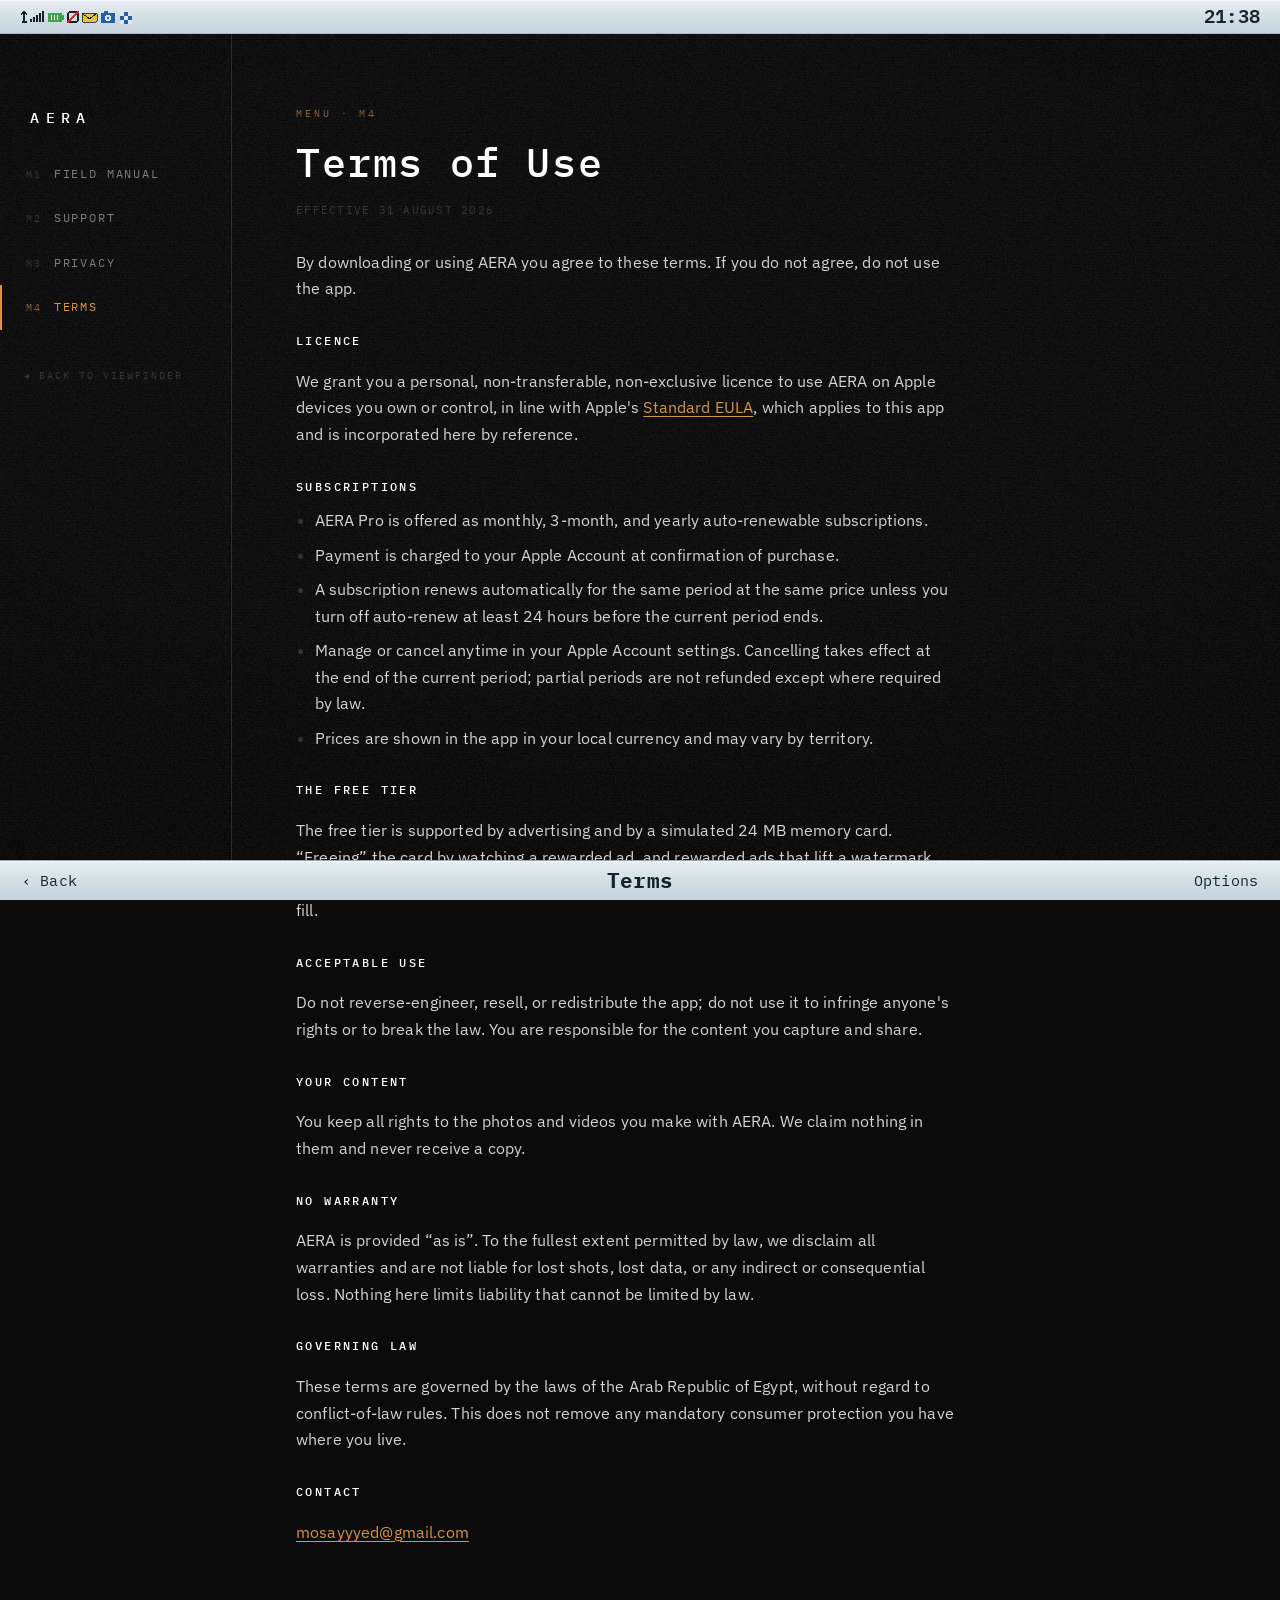
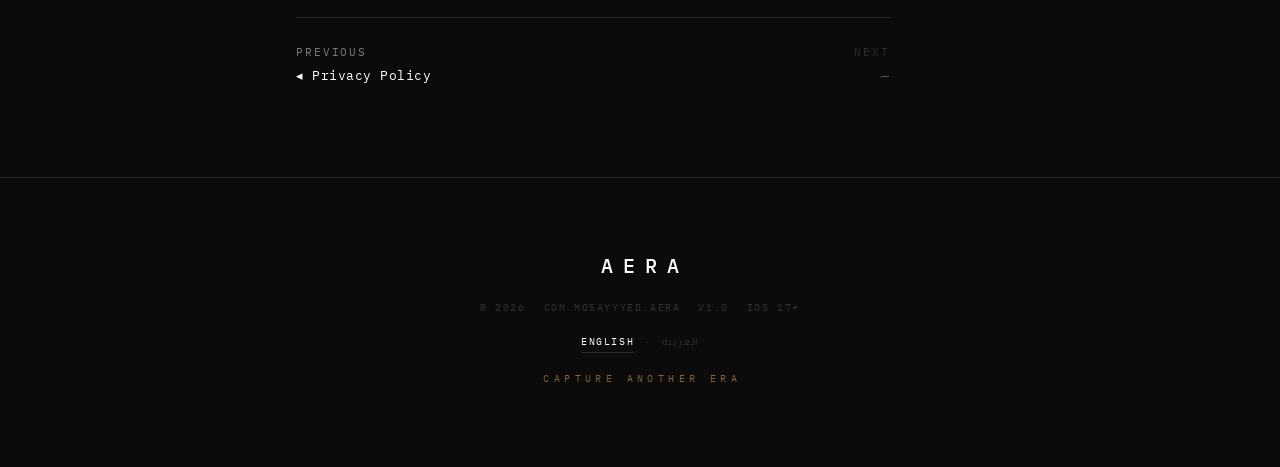
<file: terms/index.html>
<!doctype html>
<html lang="en">
<head>
<meta charset="utf-8">
<meta name="viewport" content="width=device-width, initial-scale=1">
<title>AERA Terms of Use</title>
<meta name="description" content="AERA's terms of use — licence, auto-renewing subscription terms, acceptable use, and the disclaimer.">
<meta name="theme-color" content="#0B0B0C">
<meta name="robots" content="index">
<link rel="icon" type="image/png" href="../assets/appicon-180.png">
<link rel="apple-touch-icon" href="../assets/appicon-180.png">
<link rel="alternate" hreflang="en" href="https://mosayyyed.github.io/aera-site/terms/">
<link rel="alternate" hreflang="ar" href="https://mosayyyed.github.io/aera-site/ar/terms/">
<link rel="alternate" hreflang="x-default" href="https://mosayyyed.github.io/aera-site/terms/">
<link rel="preconnect" href="https://fonts.googleapis.com">
<link rel="preconnect" href="https://fonts.gstatic.com" crossorigin>
<link rel="stylesheet" href="https://fonts.googleapis.com/css2?family=Almarai:wght@300;400;700;800&family=IBM+Plex+Mono:wght@400;500;600;700&family=IBM+Plex+Sans:ital,wght@0,400;0,500;0,600;1,400&display=swap">
<link rel="stylesheet" href="../assets/site.css">
</head>
<body>
<a class="skip" href="#content">Skip to content</a>
<canvas id="grain" aria-hidden="true"></canvas>
<div class="scan" aria-hidden="true"></div>
<div class="vignette" aria-hidden="true"></div>
<div id="flash" aria-hidden="true"></div>

<header class="s60-top">
  <span class="s60-icons" role="img" aria-label="Signal · battery · silent · message · camera · quality"></span>
  <time class="s60-clock" id="clock">21:16</time>
</header>

<main>
  <div class="screen">
    <aside class="rail">
      <a class="rail-mark" href="../">AERA</a>
      <nav>
        <a href="../manual/"><span class="idx">M1</span> Field Manual</a>
        <a href="../support/"><span class="idx">M2</span> Support</a>
        <a href="../privacy/"><span class="idx">M3</span> Privacy</a>
        <a href="../terms/" aria-current="page"><span class="idx">M4</span> Terms</a>
      </nav>
      <a class="rail-back" href="../">◂ Back to viewfinder</a>
    </aside>

    <div class="content" id="content">
      <div class="doc-head">
        <span class="kicker">Menu · M4</span>
        <h1>Terms of Use</h1>
        <span class="stamp">Effective 31 August 2026</span>
      </div>

      <div class="doc-body">
        <p>By downloading or using AERA you agree to these terms. If you do not agree, do not use the app.</p>

        <h2>Licence</h2>
        <p>We grant you a personal, non-transferable, non-exclusive licence to use AERA on Apple devices you own or control, in line with Apple's <a href="https://www.apple.com/legal/internet-services/itunes/dev/stdeula/" rel="noopener">Standard EULA</a>, which applies to this app and is incorporated here by reference.</p>

        <h2>Subscriptions</h2>
        <ul>
          <li>AERA Pro is offered as monthly, 3-month, and yearly auto-renewable subscriptions.</li>
          <li>Payment is charged to your Apple Account at confirmation of purchase.</li>
          <li>A subscription renews automatically for the same period at the same price unless you turn off auto-renew at least 24 hours before the current period ends.</li>
          <li>Manage or cancel anytime in your Apple Account settings. Cancelling takes effect at the end of the current period; partial periods are not refunded except where required by law.</li>
          <li>Prices are shown in the app in your local currency and may vary by territory.</li>
        </ul>

        <h2>The free tier</h2>
        <p>The free tier is supported by advertising and by a simulated 24&nbsp;MB memory card. &ldquo;Freeing&rdquo; the card by watching a rewarded ad, and rewarded ads that lift a watermark for a single export, depend on ad availability and are provided as-is with no guarantee of fill.</p>

        <h2>Acceptable use</h2>
        <p>Do not reverse-engineer, resell, or redistribute the app; do not use it to infringe anyone's rights or to break the law. You are responsible for the content you capture and share.</p>

        <h2>Your content</h2>
        <p>You keep all rights to the photos and videos you make with AERA. We claim nothing in them and never receive a copy.</p>

        <h2>No warranty</h2>
        <p>AERA is provided &ldquo;as is&rdquo;. To the fullest extent permitted by law, we disclaim all warranties and are not liable for lost shots, lost data, or any indirect or consequential loss. Nothing here limits liability that cannot be limited by law.</p>

        <h2>Governing law</h2>
        <p>These terms are governed by the laws of the Arab Republic of Egypt, without regard to conflict-of-law rules. This does not remove any mandatory consumer protection you have where you live.</p>

        <h2>Contact</h2>
        <p><a href="mailto:mosayyyed@gmail.com?subject=AERA%20terms">mosayyyed@gmail.com</a></p>
      </div>

      <nav class="pager">
        <a class="prev" href="../privacy/">Previous<span>◂ Privacy Policy</span></a>
        <a class="next disabled" aria-disabled="true">Next<span>—</span></a>
      </nav>
    </div>
  </div>
</main>

<footer>
  <div class="fmark">AERA</div>
  <div class="meta"><span>© 2026</span><span>com.mosayyyed.aera</span><span>v1.0</span><span>iOS 17+</span></div>
  <div class="lang">
    <a href="./" aria-current="true" lang="en">English</a>
    <span aria-hidden="true">·</span>
    <a href="../ar/terms/" lang="ar">العربية</a>
  </div>
  <div class="sign">Capture another era</div>
</footer>

<nav class="s60-bottom" aria-label="Softkeys">
  <a class="sk sk-left" href="../">‹ Back</a>
  <span class="s60-title">Terms</span>
  <a class="sk sk-right" href="../#menu">Options</a>
</nav>

<script src="../assets/site.js" defer></script>
</body>
</html>
</file>
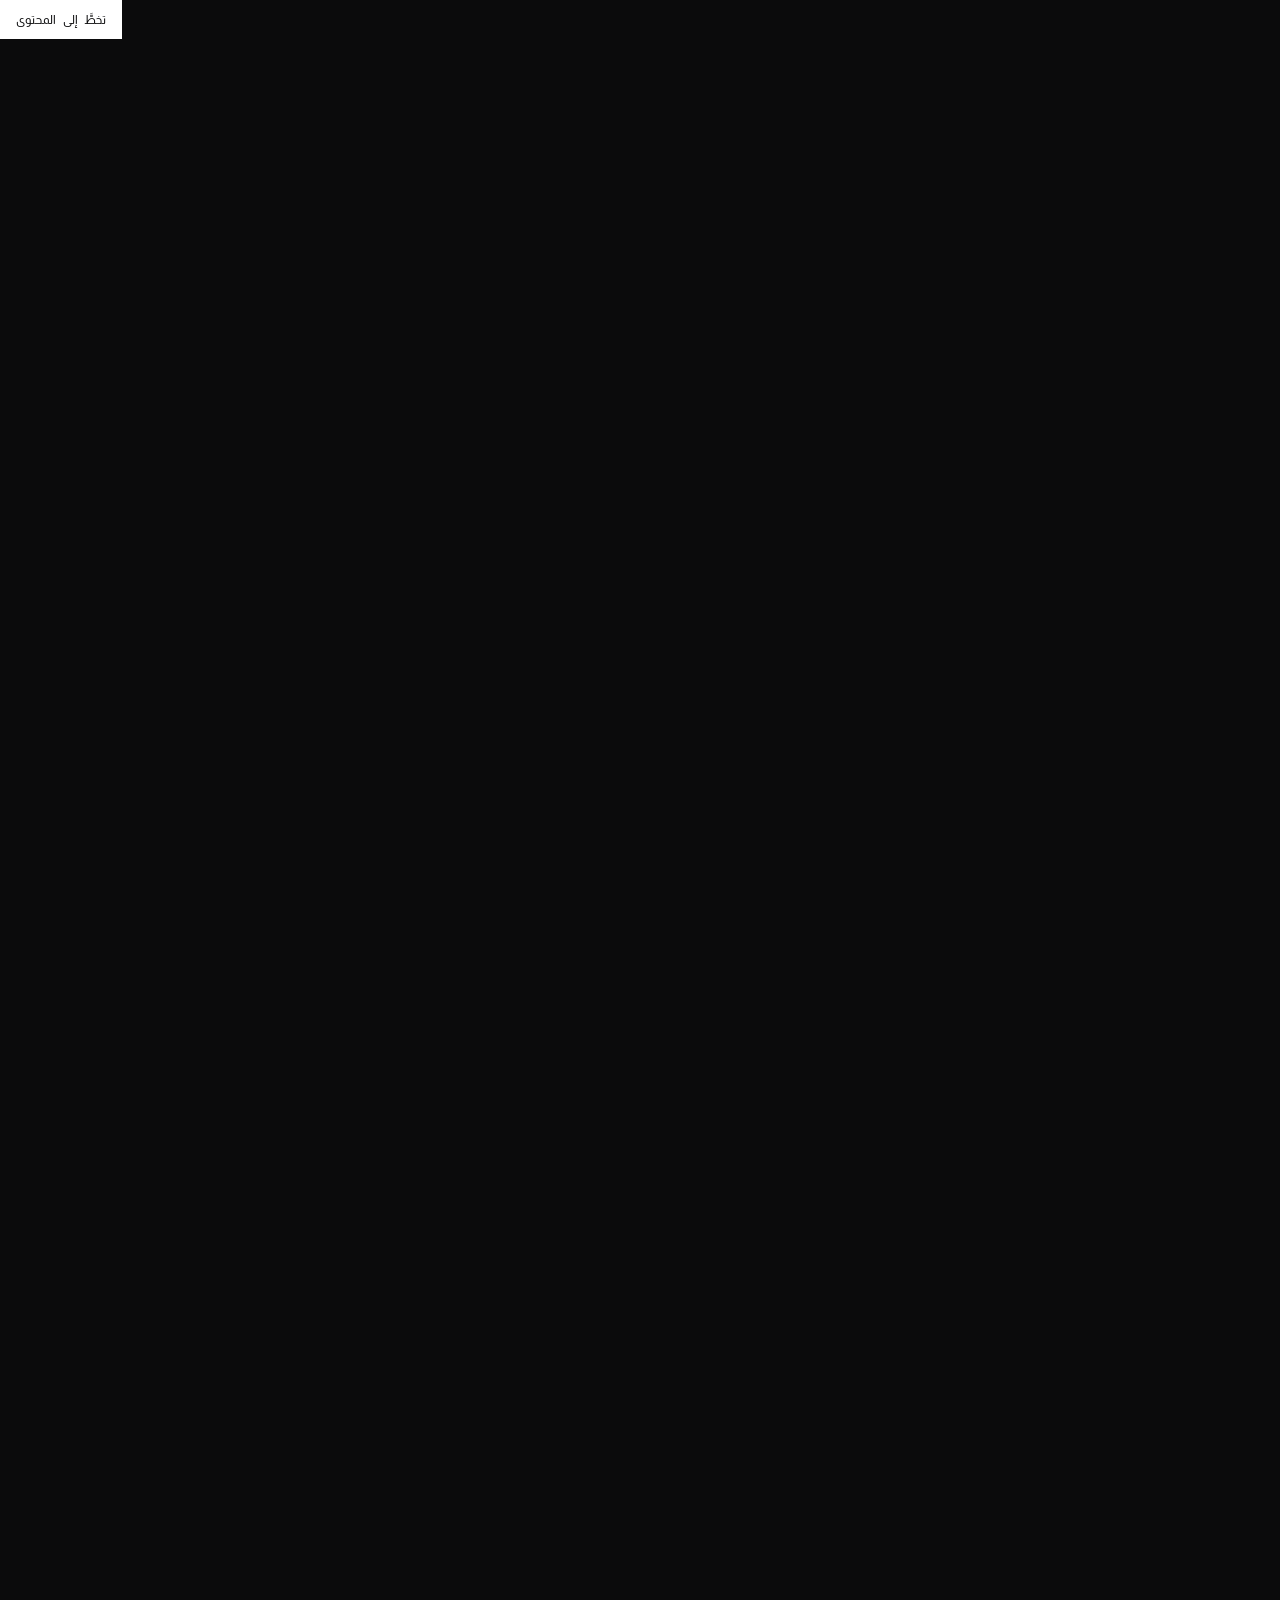
<file: ar/manual/index.html>
<!doctype html>
<html lang="ar" dir="rtl">
<head>
<meta charset="utf-8">
<meta name="viewport" content="width=device-width, initial-scale=1">
<title>AERA — دليل الاستخدام</title>
<meta name="description" content="ما هي AERA، وكيف يعمل خط المعالجة القديم، وأين تنتهي الباقة المجانية وتبدأ Pro.">
<meta name="theme-color" content="#0B0B0C">
<link rel="icon" type="image/png" href="../../assets/appicon-180.png">
<link rel="apple-touch-icon" href="../../assets/appicon-180.png">
<link rel="alternate" hreflang="ar" href="https://mosayyyed.github.io/aera-site/ar/manual/">
<link rel="alternate" hreflang="en" href="https://mosayyyed.github.io/aera-site/manual/">
<link rel="alternate" hreflang="x-default" href="https://mosayyyed.github.io/aera-site/manual/">
<link rel="preconnect" href="https://fonts.googleapis.com">
<link rel="preconnect" href="https://fonts.gstatic.com" crossorigin>
<link rel="stylesheet" href="https://fonts.googleapis.com/css2?family=Almarai:wght@300;400;700;800&family=IBM+Plex+Mono:wght@400;500;600;700&family=IBM+Plex+Sans:ital,wght@0,400;0,500;0,600;1,400&display=swap">
<link rel="stylesheet" href="../../assets/site.css">
</head>
<body>
<a class="skip" href="#content">تخطَّ إلى المحتوى</a>
<canvas id="grain" aria-hidden="true"></canvas>
<div class="scan" aria-hidden="true"></div>
<div class="vignette" aria-hidden="true"></div>
<div id="flash" aria-hidden="true"></div>

<header class="s60-top">
  <span class="s60-icons" role="img" aria-label="الشبكة · البطارية · الصامت · الرسائل · الكاميرا · الجودة"></span>
  <time class="s60-clock" id="clock">21:16</time>
</header>

<main>
  <div class="screen">
    <aside class="rail">
      <a class="rail-mark" href="../../ar/">AERA</a>
      <nav>
        <a href="../../ar/manual/" aria-current="page"><span class="idx">M1</span> دليل الاستخدام</a>
        <a href="../../ar/support/"><span class="idx">M2</span> الدعم</a>
        <a href="../../ar/privacy/"><span class="idx">M3</span> الخصوصية</a>
        <a href="../../ar/terms/"><span class="idx">M4</span> الشروط</a>
      </nav>
      <a class="rail-back" href="../../ar/">رجوع إلى المشهد</a>
    </aside>

    <div class="content" id="content">
      <div class="doc-head">
        <span class="kicker">القائمة · M1</span>
        <h1>دليل الاستخدام</h1>
        <span class="stamp">اقرأه مرّة، ثم صوِّر فقط.</span>
      </div>
      <div class="doc-body">
        <p class="callout">‏AERA ليست فلترًا. إنها كاميرا كاملة من عام 2007 أُعيد بناؤها بالبرمجيات — حسّاس صغير، وعدسة طريّة، ومعالجة محبَّبة، وبطاقة ذاكرة عليك أن تديرها.</p>

        <h2>الحسّاس</h2>
        <p>كل لقطة تُقصّ إلى نسبة <strong>4:3</strong> وتُعالَج بدقّتها المنخفضة الخاصة قبل أن تُكبَّر مرة أخرى. لهذا تبدو صورة AERA أنعم وأكثر استدارة من صورة هاتفك — التفاصيل لم تُلتقط أصلًا، تمامًا كما لم تكن تُلتقط في 2007.</p>

        <h2>المعالجة</h2>
        <p>فوق الحسّاس يجلس خط بصريّ كامل: حبيبات فيلم تتفاعل مع الضوء، ووهج ستائري، وزيغ لوني، وتظليل حواف، وتوهّج خفيف، وليونة عدسة. في الباقة المجانية يكون جوهر ذلك ثابتًا؛ وتفتح Pro كل مرحلة كمِقبض — السطوع العالي، وسحق الظلال ورفعها، وضجيج اللون، وخفض الضجيج، والحدّة، وتكتّل JPEG — لتضبط زمنك أنت.</p>

        <h2>بطاقة الذاكرة</h2>
        <p>الباقة المجانية تحمل بطاقة محاكاة سعتها <strong>24 ميجابايت</strong>. كل لقطة تزن عليها بحسب الجودة التي صُوّرت بها — تمامًا كملف JPEG حقيقي. وحين تمتلئ البطاقة يتوقّف الغالق.</p>
        <ul>
          <li><strong>هيّئ البطاقة</strong> — شاهد إعلانًا قصيرًا، يعود العدّاد إلى الصفر، وتكمل التصوير. صورك محفوظة على هاتفك بالفعل؛ التهيئة لا تحذف شيئًا.</li>
          <li><strong>انتقل إلى Pro</strong> — لا بطاقة أصلًا. المساحة هي مساحة هاتفك.</li>
        </ul>

        <h2>التقط، ثم احتفظ</h2>
        <p>بعد الغالق تعرض AERA اللقطة عليك. لا يُكتب شيء في أي مكان حتى تختار <strong>حفظ</strong> — عندها تصل إلى مكتبة صور iOS وإلى مكتبة AERA الداخلية في الوقت نفسه. وإن تجاهلتها، فكأنها لم تكن.</p>

        <h2>العلامة</h2>
        <p>صور الباقة المجانية التي تغادر التطبيق تحمل شعار AERA وعبارة <em>«Capture another era.»</em> في الزاوية. أما مكتبتك الخاصة فتحتفظ دائمًا بالأصل النظيف. وفي شاشة المراجعة يمكنك مشاهدة مقطع قصير لإسقاط العلامة عن تصدير واحد. وPro لا تضع علامة على شيء إطلاقًا.</p>

        <h2>‏AERA Pro</h2>
        <ul>
          <li>لا بطاقة ذاكرة، ولا إعلانات، ولا علامة مائية.</li>
          <li>كل الدقّات حتى 1080p.</li>
          <li>كل أدوات المعالجة مفتوحة.</li>
        </ul>
        <p>تُباع باقات شهرية وربع سنوية وسنوية عبر App Store. يمكنك الإدارة أو الإلغاء في أي وقت من إعدادات iOS.</p>
      </div>

      <nav class="pager">
        <a class="prev disabled" aria-disabled="true">السابق<span>—</span></a>
        <a class="next" href="../../ar/support/">التالي<span>الدعم والأسئلة</span></a>
      </nav>
    </div>
  </div>
</main>

<footer>
  <div class="fmark">AERA</div>
  <div class="meta">
    <span>© 2026</span>
    <span>com.mosayyyed.aera</span>
    <span>v1.0</span>
    <span>iOS 17+</span>
  </div>
  <div class="lang">
    <a href="../../manual/" lang="en">English</a>
    <span aria-hidden="true">·</span>
    <a href="../../ar/manual/" aria-current="true" lang="ar">العربية</a>
  </div>
  <div class="sign">صوِّر من زمنٍ آخر</div>
</footer>

<nav class="s60-bottom" aria-label="مفاتيح الاختيار">
  <a class="sk sk-left" href="../../ar/">رجوع</a>
  <span class="s60-title">دليل الاستخدام</span>
  <a class="sk sk-right" href="../../ar/#menu">خيارات</a>
</nav>

<script src="../../assets/site.js" defer></script>
</body>
</html>
</file>
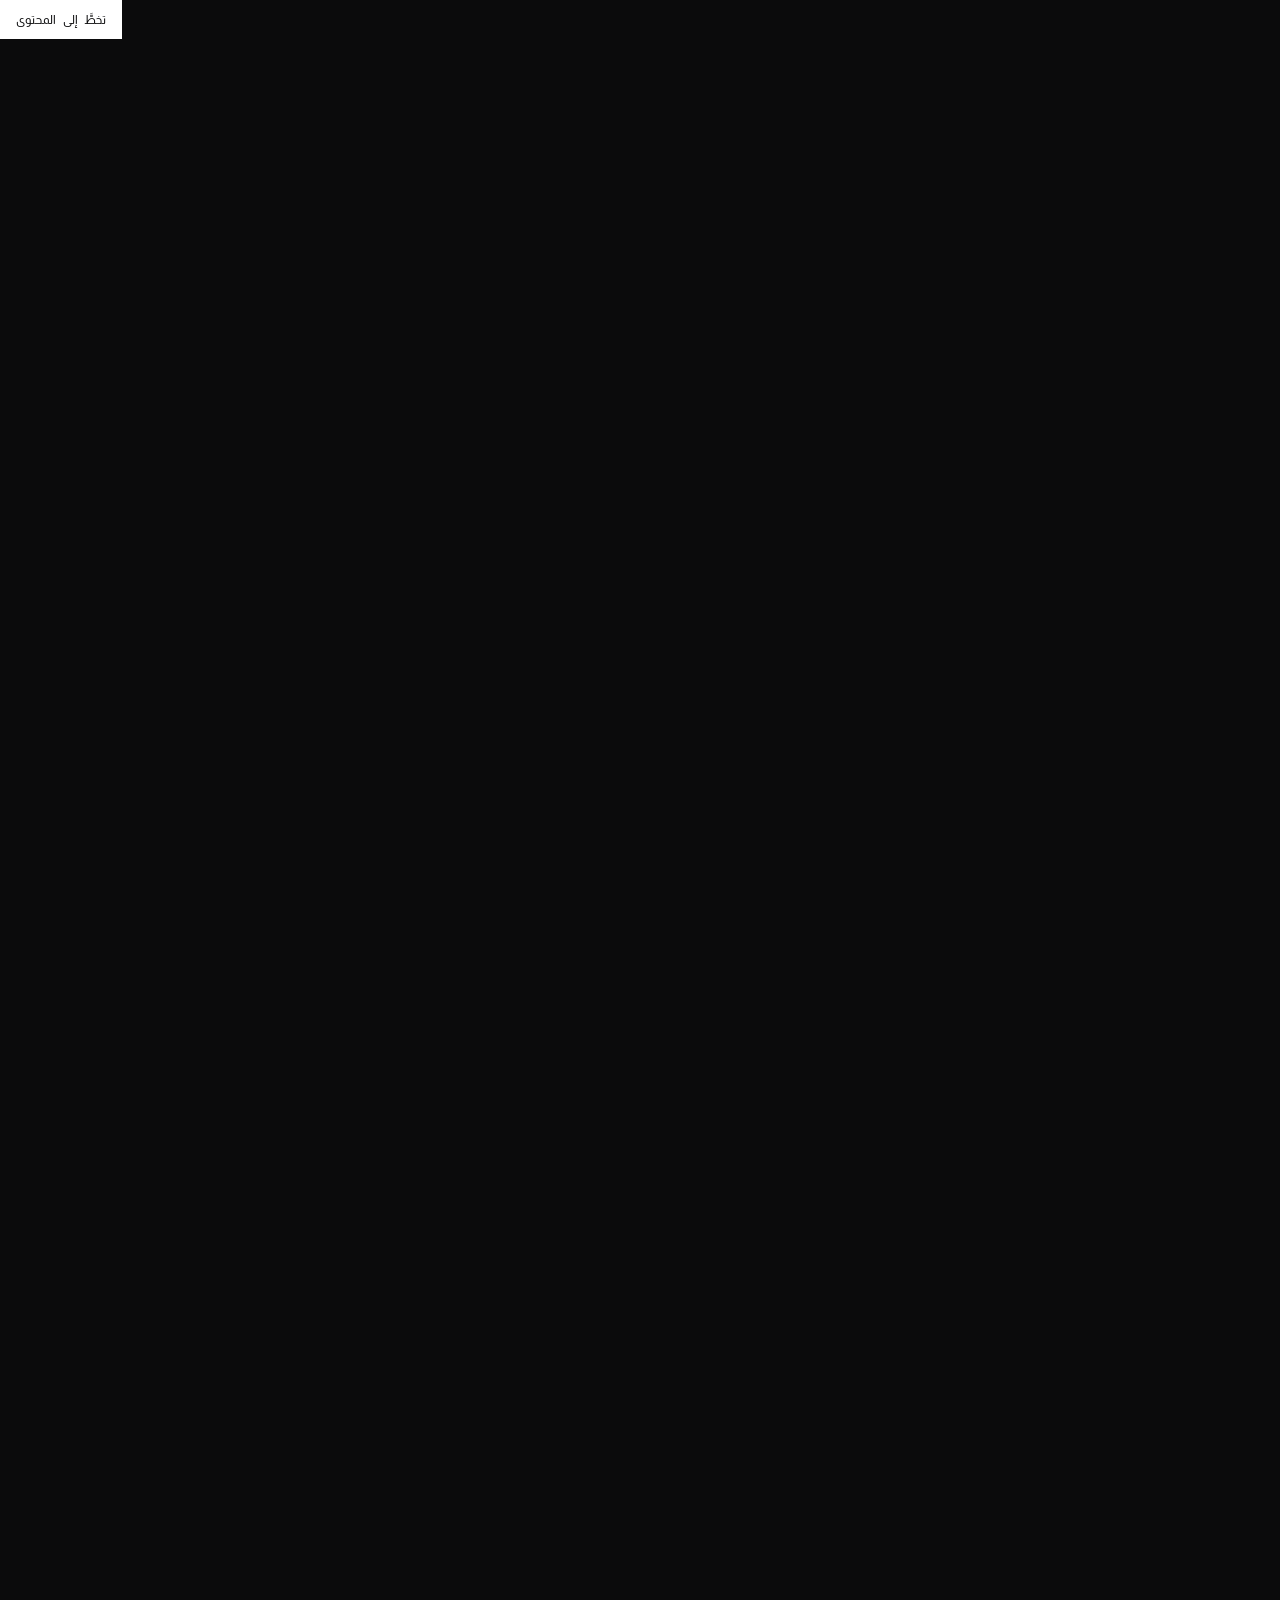
<file: ar/privacy/index.html>
<!doctype html>
<html lang="ar" dir="rtl">
<head>
<meta charset="utf-8">
<meta name="viewport" content="width=device-width, initial-scale=1">
<title>AERA — سياسة الخصوصية</title>
<meta name="description" content="سياسة خصوصية AERA — التطبيق نفسه لا يجمع شيئًا؛ وحِزم الإعلانات وتقارير الأعطال في الباقة المجانية تجمع ما هو موضّح هنا.">
<meta name="theme-color" content="#0B0B0C">
<link rel="icon" type="image/png" href="../../assets/appicon-180.png">
<link rel="apple-touch-icon" href="../../assets/appicon-180.png">
<link rel="alternate" hreflang="ar" href="https://mosayyyed.github.io/aera-site/ar/privacy/">
<link rel="alternate" hreflang="en" href="https://mosayyyed.github.io/aera-site/privacy/">
<link rel="alternate" hreflang="x-default" href="https://mosayyyed.github.io/aera-site/privacy/">
<link rel="preconnect" href="https://fonts.googleapis.com">
<link rel="preconnect" href="https://fonts.gstatic.com" crossorigin>
<link rel="stylesheet" href="https://fonts.googleapis.com/css2?family=Almarai:wght@300;400;700;800&family=IBM+Plex+Mono:wght@400;500;600;700&family=IBM+Plex+Sans:ital,wght@0,400;0,500;0,600;1,400&display=swap">
<link rel="stylesheet" href="../../assets/site.css">
</head>
<body>
<a class="skip" href="#content">تخطَّ إلى المحتوى</a>
<canvas id="grain" aria-hidden="true"></canvas>
<div class="scan" aria-hidden="true"></div>
<div class="vignette" aria-hidden="true"></div>
<div id="flash" aria-hidden="true"></div>

<header class="s60-top">
  <span class="s60-icons" role="img" aria-label="الشبكة · البطارية · الصامت · الرسائل · الكاميرا · الجودة"></span>
  <time class="s60-clock" id="clock">21:16</time>
</header>

<main>
  <div class="screen">
    <aside class="rail">
      <a class="rail-mark" href="../../ar/">AERA</a>
      <nav>
        <a href="../../ar/manual/"><span class="idx">M1</span> دليل الاستخدام</a>
        <a href="../../ar/support/"><span class="idx">M2</span> الدعم</a>
        <a href="../../ar/privacy/" aria-current="page"><span class="idx">M3</span> الخصوصية</a>
        <a href="../../ar/terms/"><span class="idx">M4</span> الشروط</a>
      </nav>
      <a class="rail-back" href="../../ar/">رجوع إلى المشهد</a>
    </aside>

    <div class="content" id="content">
      <div class="doc-head">
        <span class="kicker">القائمة · M3</span>
        <h1>سياسة الخصوصية</h1>
        <span class="stamp">سارية من 31 أغسطس 2026</span>
      </div>
      <div class="doc-body">
        <p class="callout">باختصار: AERA نفسها لا تجمع شيئًا ولا تملك حسابات. صورك ومقاطعك تبقى على جهازك. الباقة المجانية تعرض إعلانات وترسل تقارير الأعطال، وهاتان الحزمتان تجمعان ما هو موضّح أدناه.</p>

        <h2>من نحن</h2>
        <p>‏AERA («التطبيق») تطبيق iOS ينشره مطوّره المستقل («نحن»). للتواصل: <a href="mailto:mosayyyed@gmail.com">mosayyyed@gmail.com</a>.</p>

        <h2>ما يجمعه التطبيق نفسه</h2>
        <p>لا شيء. لا حسابات في AERA ولا تسجيل دخول، ولا يجري التطبيق أي طلبات شبكة خاصة به. إعدادات الكاميرا ومكتبتك الداخلية مخزّنة على جهازك فقط.</p>

        <h2>صورك ومقاطعك</h2>
        <ul>
          <li>الكاميرا والميكروفون يُستخدمان فقط لالتقاط ما توجّههما إليه، على الجهاز.</li>
          <li>الوصول إلى مكتبة الصور يُستخدم لاستيراد ما تختاره ولحفظ ما تحتفظ به. تُعالَج الوسائط على جهازك ولا تُرسَل إلينا ولا إلى أي طرف ثالث من قِبل AERA.</li>
          <li>حذف لقطة داخل AERA يحذف نسخة AERA فقط ولا يمسّ مكتبة صور النظام إطلاقًا.</li>
        </ul>

        <h2>المشتريات</h2>
        <p>‏AERA Pro اشتراك متجدّد تلقائيًا يُباع عبر Apple. الدفع والتجديد والتحقّق من الإيصال تديرها Apple؛ ولا نستقبل نحن سوى حالة الاستحقاق المجهولة من Apple (مشترك أو لا). ولا نرى بيانات بطاقتك أو حساب Apple إطلاقًا.</p>

        <h2>الإعلانات — الباقة المجانية فقط</h2>
        <p>تستخدم الباقة المجانية <strong>Google AdMob</strong> لعرض الإعلانات. وقبل أي طلب إعلان تسألك شاشة موافقة (منصّة Google لرسائل المستخدم) عن كيفية تخصيص الإعلانات حيثما يقتضي القانون ذلك. وبحسب اختيارك ومنطقتك، قد تعالج AdMob:</p>
        <ul>
          <li>معرّفات الجهاز (بما فيها معرّف الإعلانات، إن سمحت بالتتبّع)؛</li>
          <li>موقعًا تقريبيًا (غير دقيق) مستنتَجًا من عنوان IP؛</li>
          <li>إشارات التفاعل مع الإعلانات واستخدام التطبيق؛</li>
          <li>معلومات تشخيصية ومعلومات الأعطال.</li>
        </ul>
        <p>يخضع ذلك لـ <a href="https://policies.google.com/privacy" rel="noopener">سياسة خصوصية Google</a>، وفيما يخصّ الإعلانات تحديدًا لـ <a href="https://support.google.com/admob/answer/6128543" rel="noopener">شروط الإعلانات لدى Google</a>. <strong>وAERA Pro تزيل كل الإعلانات ولا تُجري أي طلب إعلاني.</strong></p>

        <h2>تقارير الأعطال والتحليلات</h2>
        <p>تستخدم AERA حزمتَي <strong>Firebase Crashlytics</strong> و<strong>Firebase Analytics</strong> من Google لمعرفة متى ينهار التطبيق وأي الميزات يستخدمها الناس. تجمع هاتان تتبّعات الأعطال، وطراز الجهاز وإصدار النظام، وأحداث التفاعل مع المنتج (مثل: حُفظت لقطة، عُرضت صفحة الاشتراك). ولا تحمل هذه الأحداث أي صورة ولا موقعًا ولا محتوى مكتبة، وليست مرتبطة بهويتك. ويخضع ذلك لـ <a href="https://firebase.google.com/support/privacy" rel="noopener">شروط خصوصية Firebase</a>.</p>

        <h2>شفافية تتبّع التطبيقات</h2>
        <p>إذا طلب التطبيق إذن التتبّع، فهذا الطلب يخصّ استخدام معرّف الإعلانات لعرض إعلانات مخصّصة في الباقة المجانية. واختيار «اطلب من التطبيق عدم التتبّع» يُبقي التطبيق كاملًا؛ وتصبح الإعلانات غير مخصّصة فحسب.</p>

        <h2>الأطفال</h2>
        <p>‏AERA غير موجّهة للأطفال دون سنّ 13، ولا نجمع بياناتهم عن علم.</p>

        <h2>حقوقك</h2>
        <p>يمكنك إعادة ضبط اختيار موافقة الإعلانات من شاشة الموافقة، وإيقاف التتبّع من إعدادات iOS، وطلب حذف أي بيانات تشخيصية مرتبطة بجهازك بمراسلتنا. ولأن AERA لا تحتفظ بحساب، فليس هناك ملف شخصي لتصديره أو محوه أبعد من ذلك.</p>

        <h2>التغييرات</h2>
        <p>إذا تغيّرت هذه السياسة جوهريًا، تغيّر معها تاريخ السريان أعلاه ويظهر النص المحدَّث هنا.</p>
      </div>

      <nav class="pager">
        <a class="prev" href="../../ar/support/">السابق<span>الدعم والأسئلة</span></a>
        <a class="next" href="../../ar/terms/">التالي<span>شروط الاستخدام</span></a>
      </nav>
    </div>
  </div>
</main>

<footer>
  <div class="fmark">AERA</div>
  <div class="meta">
    <span>© 2026</span>
    <span>com.mosayyyed.aera</span>
    <span>v1.0</span>
    <span>iOS 17+</span>
  </div>
  <div class="lang">
    <a href="../../privacy/" lang="en">English</a>
    <span aria-hidden="true">·</span>
    <a href="../../ar/privacy/" aria-current="true" lang="ar">العربية</a>
  </div>
  <div class="sign">صوِّر من زمنٍ آخر</div>
</footer>

<nav class="s60-bottom" aria-label="مفاتيح الاختيار">
  <a class="sk sk-left" href="../../ar/">رجوع</a>
  <span class="s60-title">الخصوصية</span>
  <a class="sk sk-right" href="../../ar/#menu">خيارات</a>
</nav>

<script src="../../assets/site.js" defer></script>
</body>
</html>
</file>
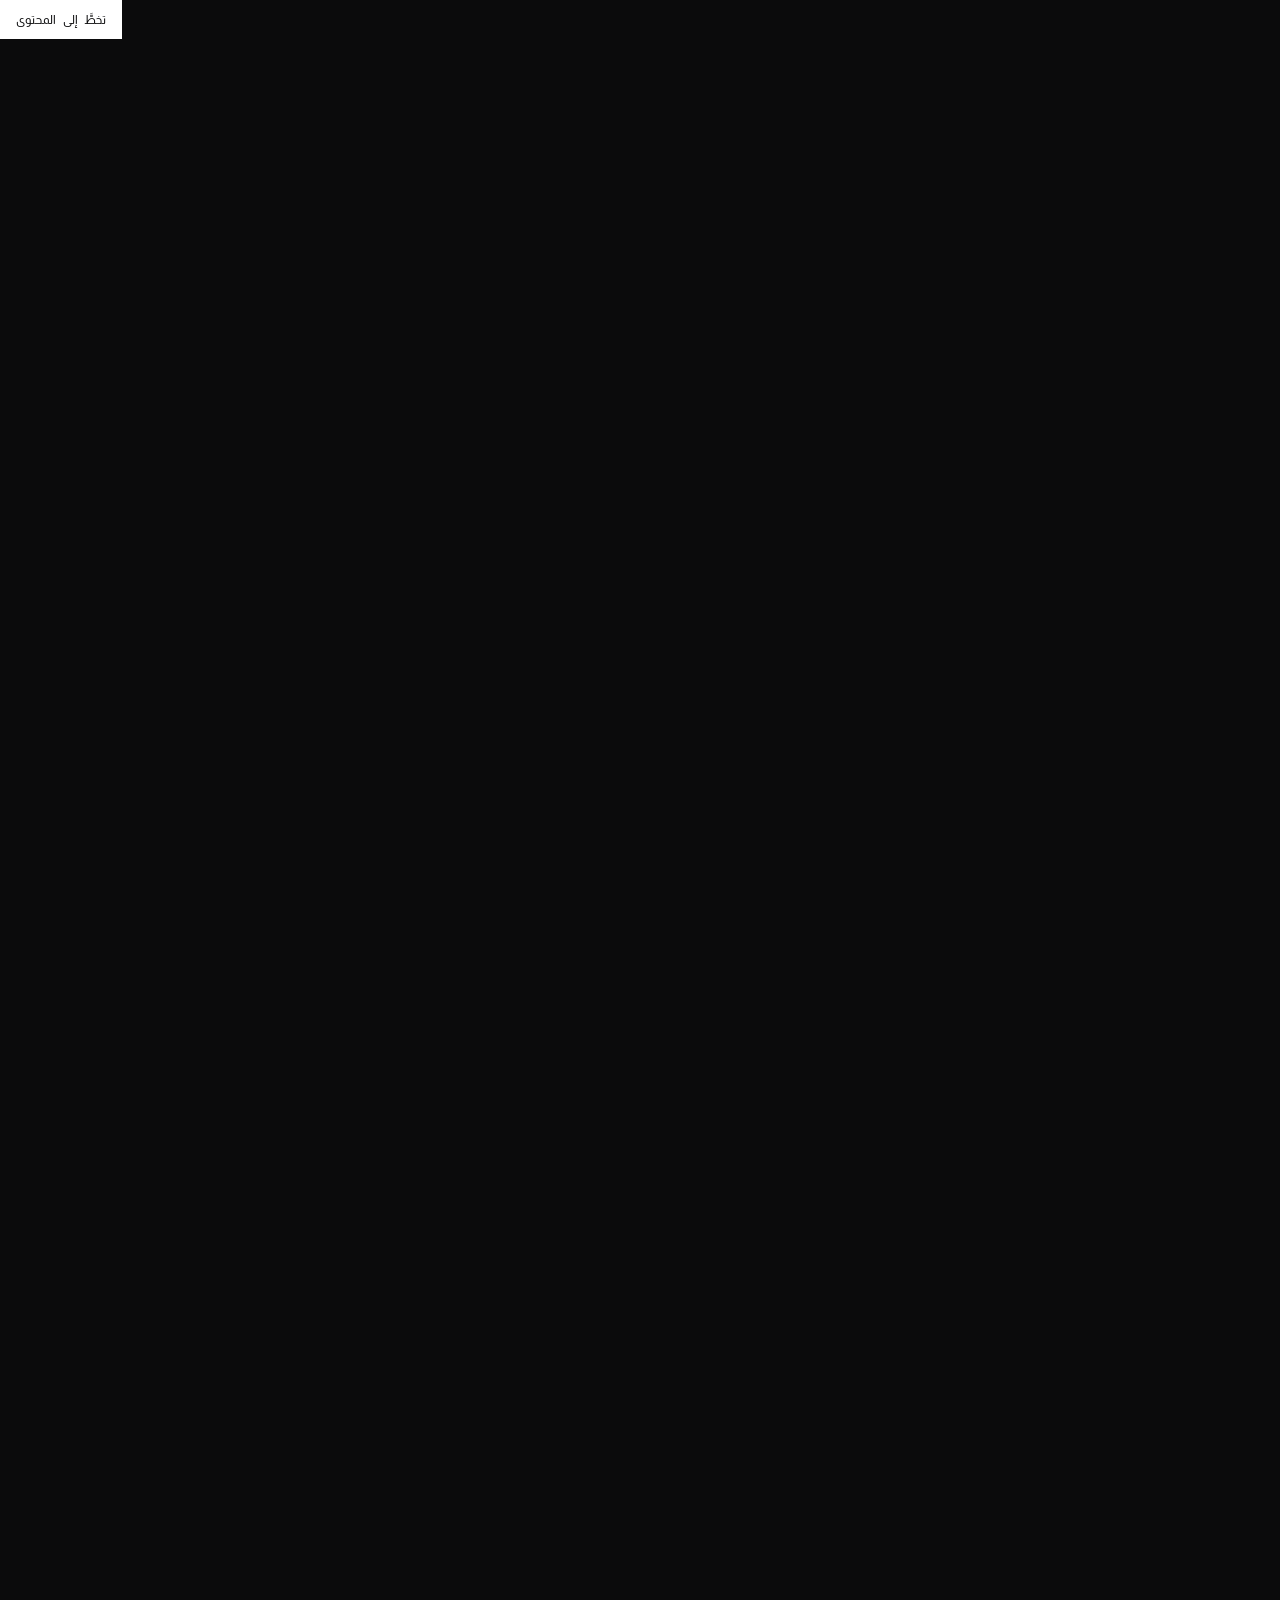
<file: ar/support/index.html>
<!doctype html>
<html lang="ar" dir="rtl">
<head>
<meta charset="utf-8">
<meta name="viewport" content="width=device-width, initial-scale=1">
<title>AERA — الدعم</title>
<meta name="description" content="الدعم والأسئلة الشائعة لـ AERA — بطاقة الذاكرة، استعادة المشتريات، الإلغاء، العلامة المائية، وأين تذهب لقطاتك.">
<meta name="theme-color" content="#0B0B0C">
<link rel="icon" type="image/png" href="../../assets/appicon-180.png">
<link rel="apple-touch-icon" href="../../assets/appicon-180.png">
<link rel="alternate" hreflang="ar" href="https://mosayyyed.github.io/aera-site/ar/support/">
<link rel="alternate" hreflang="en" href="https://mosayyyed.github.io/aera-site/support/">
<link rel="alternate" hreflang="x-default" href="https://mosayyyed.github.io/aera-site/support/">
<link rel="preconnect" href="https://fonts.googleapis.com">
<link rel="preconnect" href="https://fonts.gstatic.com" crossorigin>
<link rel="stylesheet" href="https://fonts.googleapis.com/css2?family=Almarai:wght@300;400;700;800&family=IBM+Plex+Mono:wght@400;500;600;700&family=IBM+Plex+Sans:ital,wght@0,400;0,500;0,600;1,400&display=swap">
<link rel="stylesheet" href="../../assets/site.css">
</head>
<body>
<a class="skip" href="#content">تخطَّ إلى المحتوى</a>
<canvas id="grain" aria-hidden="true"></canvas>
<div class="scan" aria-hidden="true"></div>
<div class="vignette" aria-hidden="true"></div>
<div id="flash" aria-hidden="true"></div>

<header class="s60-top">
  <span class="s60-icons" role="img" aria-label="الشبكة · البطارية · الصامت · الرسائل · الكاميرا · الجودة"></span>
  <time class="s60-clock" id="clock">21:16</time>
</header>

<main>
  <div class="screen">
    <aside class="rail">
      <a class="rail-mark" href="../../ar/">AERA</a>
      <nav>
        <a href="../../ar/manual/"><span class="idx">M1</span> دليل الاستخدام</a>
        <a href="../../ar/support/" aria-current="page"><span class="idx">M2</span> الدعم</a>
        <a href="../../ar/privacy/"><span class="idx">M3</span> الخصوصية</a>
        <a href="../../ar/terms/"><span class="idx">M4</span> الشروط</a>
      </nav>
      <a class="rail-back" href="../../ar/">رجوع إلى المشهد</a>
    </aside>

    <div class="content" id="content">
      <div class="doc-head">
        <span class="kicker">القائمة · M2</span>
        <h1>الدعم والأسئلة</h1>
        <span class="stamp">شخص واحد. ردود حقيقية.</span>
      </div>
      <div class="doc-body">
        <p>‏AERA من صنع مطوّر واحد. أسرع طريق إلى حلٍّ هو
        <a href="mailto:mosayyyed@gmail.com?subject=AERA%20support">mosayyyed@gmail.com</a> —
        اذكر جهازك، وإصدار iOS لديك، وما الذي كنت تفعله حين حدث الخطأ.</p>
      </div>

      <dl class="qa">
        <div>
          <dt>بطاقة الذاكرة ممتلئة</dt>
          <dd>الباقة المجانية تحمل بطاقة سعتها 24 ميجابايت، محسوبة كبطاقة حقيقية — اللقطات الأكبر تزن أكثر. فرِّغ البطاقة بمشاهدة إعلان قصير (صورك محفوظة على هاتفك بالفعل؛ لا يُحذف شيء)، أو انتقل إلى Pro حيث لا بطاقة أصلًا.</dd>
        </div>
        <div>
          <dt>استعادة عملية شراء</dt>
          <dd>الإعدادات ← الاشتراك ← <strong>استعادة المشتريات</strong>. هذا يغطّي أيضًا جهازًا جديدًا أو باقة مشتركة عائليًا.</dd>
        </div>
        <div>
          <dt>إلغاء الاشتراك</dt>
          <dd>الإعدادات ← الاشتراك ← <strong>إدارة الاشتراك</strong>، أو من إعدادات iOS ← اسمك ← الاشتراكات. الإلغاء يوقف التجديد؛ وتبقى Pro فعّالة حتى نهاية المدة المدفوعة.</dd>
        </div>
        <div>
          <dt>إزالة العلامة عن صورة واحدة</dt>
          <dd>في شاشة المراجعة اضغط <strong>شاهد فيديو لإزالتها</strong>. مكتبتك الخاصة تحتفظ بالأصل النظيف في الحالتين — العلامة تقع فقط على النسخة التي تغادر التطبيق.</dd>
        </div>
        <div>
          <dt>أين لقطاتي</dt>
          <dd>كل لقطة تُكتب في مكتبة صور iOS وفي مكتبة AERA الداخلية لحظة ضغطك على «حفظ». ولا ترفع AERA صورك إلى أي مكان.</dd>
        </div>
        <div>
          <dt>تغيير موافقة الإعلانات والخصوصية</dt>
          <dd>يمكن إعادة فتح شاشة الموافقة من داخل التطبيق؛ كما يمكنك إيقاف التتبّع كليًا من إعدادات iOS ← الخصوصية والأمان ← التتبّع. عندها تصبح الإعلانات غير مخصّصة — ويبقى التطبيق كاملًا كما هو.</dd>
        </div>
        <div>
          <dt>طلب استرداد</dt>
          <dd>عمليات الاسترداد لمشتريات App Store تديرها Apple عبر <a href="https://reportaproblem.apple.com" rel="noopener">reportaproblem.apple.com</a>.</dd>
        </div>
      </dl>

      <nav class="pager">
        <a class="prev" href="../../ar/manual/">السابق<span>دليل الاستخدام</span></a>
        <a class="next" href="../../ar/privacy/">التالي<span>سياسة الخصوصية</span></a>
      </nav>
    </div>
  </div>
</main>

<footer>
  <div class="fmark">AERA</div>
  <div class="meta">
    <span>© 2026</span>
    <span>com.mosayyyed.aera</span>
    <span>v1.0</span>
    <span>iOS 17+</span>
  </div>
  <div class="lang">
    <a href="../../support/" lang="en">English</a>
    <span aria-hidden="true">·</span>
    <a href="../../ar/support/" aria-current="true" lang="ar">العربية</a>
  </div>
  <div class="sign">صوِّر من زمنٍ آخر</div>
</footer>

<nav class="s60-bottom" aria-label="مفاتيح الاختيار">
  <a class="sk sk-left" href="../../ar/">رجوع</a>
  <span class="s60-title">الدعم</span>
  <a class="sk sk-right" href="../../ar/#menu">خيارات</a>
</nav>

<script src="../../assets/site.js" defer></script>
</body>
</html>
</file>
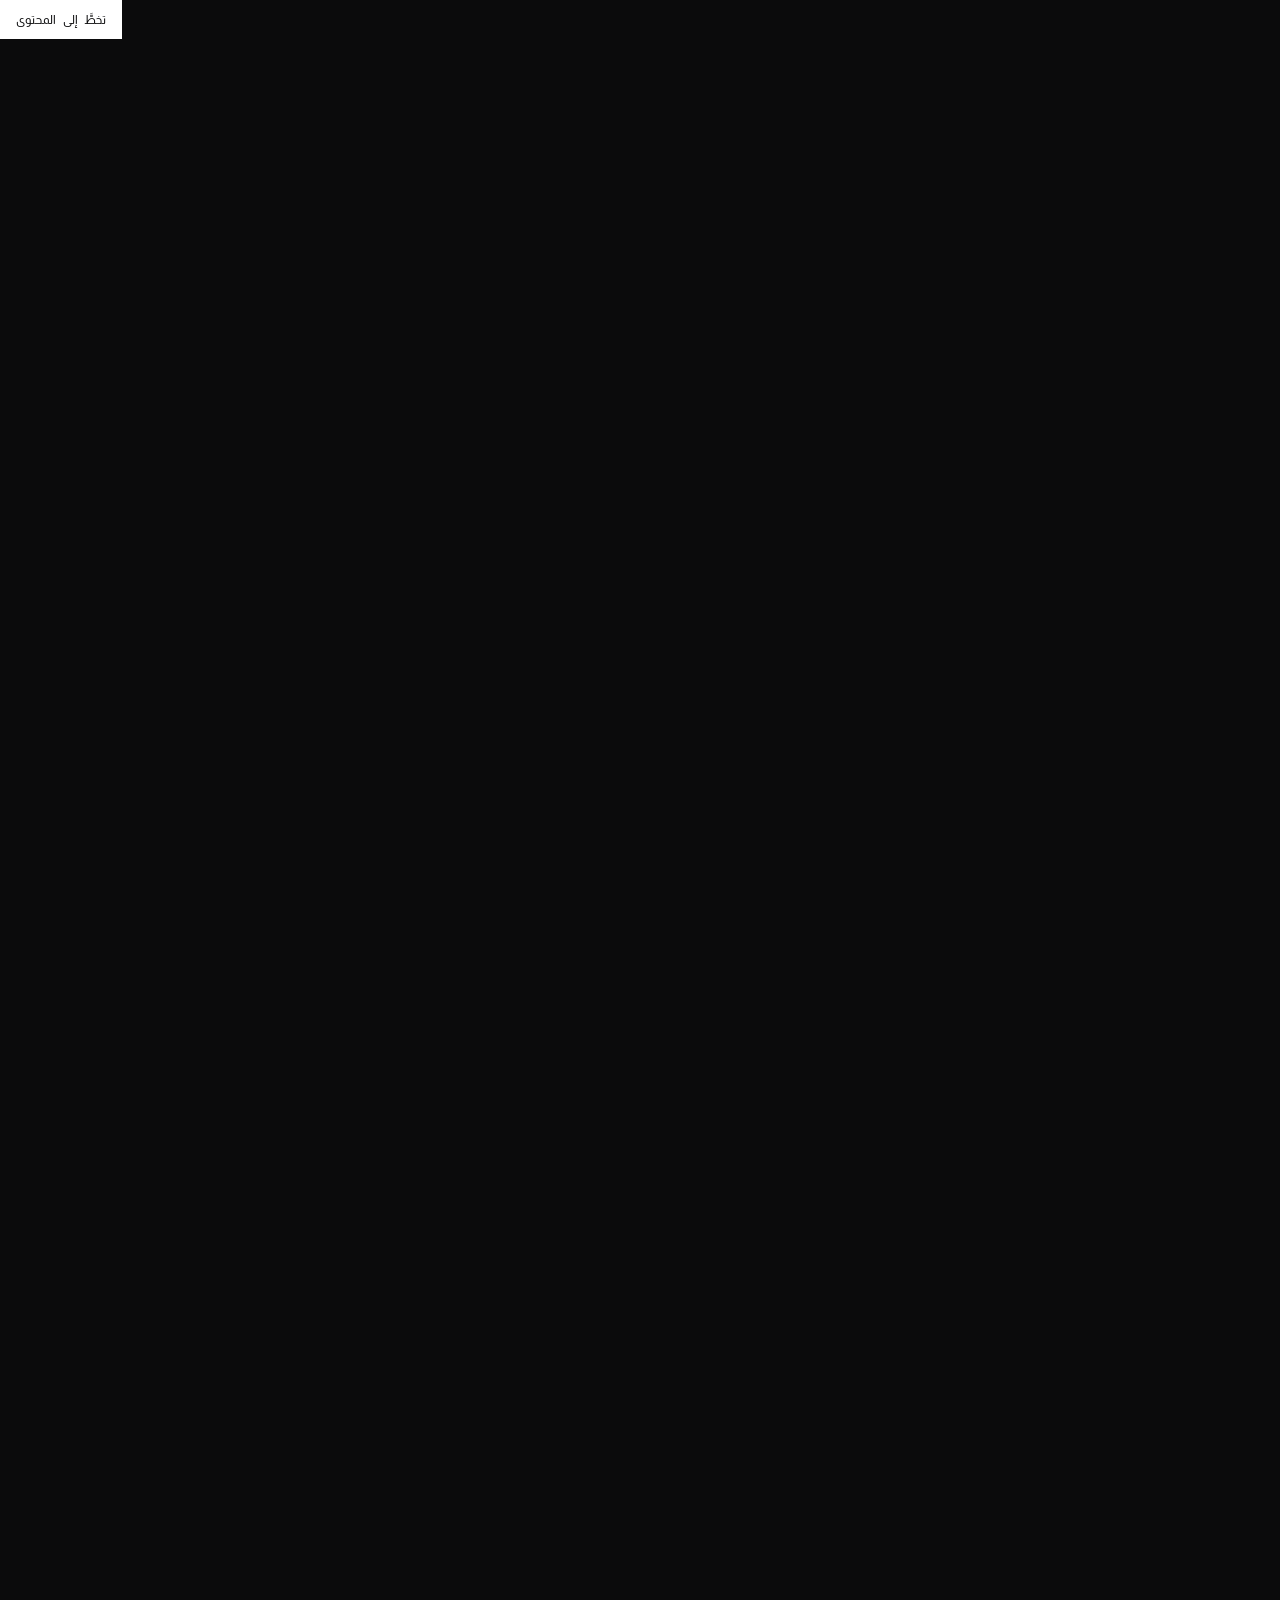
<file: ar/terms/index.html>
<!doctype html>
<html lang="ar" dir="rtl">
<head>
<meta charset="utf-8">
<meta name="viewport" content="width=device-width, initial-scale=1">
<title>AERA — شروط الاستخدام</title>
<meta name="description" content="شروط استخدام AERA — الترخيص، وشروط الاشتراك المتجدّد تلقائيًا، والاستخدام المقبول، وإخلاء المسؤولية.">
<meta name="theme-color" content="#0B0B0C">
<link rel="icon" type="image/png" href="../../assets/appicon-180.png">
<link rel="apple-touch-icon" href="../../assets/appicon-180.png">
<link rel="alternate" hreflang="ar" href="https://mosayyyed.github.io/aera-site/ar/terms/">
<link rel="alternate" hreflang="en" href="https://mosayyyed.github.io/aera-site/terms/">
<link rel="alternate" hreflang="x-default" href="https://mosayyyed.github.io/aera-site/terms/">
<link rel="preconnect" href="https://fonts.googleapis.com">
<link rel="preconnect" href="https://fonts.gstatic.com" crossorigin>
<link rel="stylesheet" href="https://fonts.googleapis.com/css2?family=Almarai:wght@300;400;700;800&family=IBM+Plex+Mono:wght@400;500;600;700&family=IBM+Plex+Sans:ital,wght@0,400;0,500;0,600;1,400&display=swap">
<link rel="stylesheet" href="../../assets/site.css">
</head>
<body>
<a class="skip" href="#content">تخطَّ إلى المحتوى</a>
<canvas id="grain" aria-hidden="true"></canvas>
<div class="scan" aria-hidden="true"></div>
<div class="vignette" aria-hidden="true"></div>
<div id="flash" aria-hidden="true"></div>

<header class="s60-top">
  <span class="s60-icons" role="img" aria-label="الشبكة · البطارية · الصامت · الرسائل · الكاميرا · الجودة"></span>
  <time class="s60-clock" id="clock">21:16</time>
</header>

<main>
  <div class="screen">
    <aside class="rail">
      <a class="rail-mark" href="../../ar/">AERA</a>
      <nav>
        <a href="../../ar/manual/"><span class="idx">M1</span> دليل الاستخدام</a>
        <a href="../../ar/support/"><span class="idx">M2</span> الدعم</a>
        <a href="../../ar/privacy/"><span class="idx">M3</span> الخصوصية</a>
        <a href="../../ar/terms/" aria-current="page"><span class="idx">M4</span> الشروط</a>
      </nav>
      <a class="rail-back" href="../../ar/">رجوع إلى المشهد</a>
    </aside>

    <div class="content" id="content">
      <div class="doc-head">
        <span class="kicker">القائمة · M4</span>
        <h1>شروط الاستخدام</h1>
        <span class="stamp">سارية من 31 أغسطس 2026</span>
      </div>
      <div class="doc-body">
        <p>بتنزيلك AERA أو استخدامها فإنك توافق على هذه الشروط. وإن لم توافق عليها، فلا تستخدم التطبيق.</p>

        <h2>الترخيص</h2>
        <p>نمنحك ترخيصًا شخصيًا غير قابل للنقل وغير حصري لاستخدام AERA على أجهزة Apple التي تملكها أو تتحكّم بها، بما يتوافق مع <a href="https://www.apple.com/legal/internet-services/itunes/dev/stdeula/" rel="noopener">اتفاقية الترخيص القياسية من Apple</a>، والتي تنطبق على هذا التطبيق وتُعدّ جزءًا من هذه الشروط بالإحالة.</p>

        <h2>الاشتراكات</h2>
        <ul>
          <li>تُعرض AERA Pro كاشتراكات متجدّدة تلقائيًا: شهرية، وكل ثلاثة أشهر، وسنوية.</li>
          <li>يُخصم المبلغ من حساب Apple لديك عند تأكيد الشراء.</li>
          <li>يتجدّد الاشتراك تلقائيًا للمدة نفسها وبالسعر نفسه ما لم توقف التجديد التلقائي قبل انتهاء المدة الحالية بأربع وعشرين ساعة على الأقل.</li>
          <li>يمكنك الإدارة أو الإلغاء في أي وقت من إعدادات حساب Apple. ويسري الإلغاء عند نهاية المدة الحالية؛ ولا تُردّ المدد الجزئية إلا حيث يوجب القانون ذلك.</li>
          <li>تُعرض الأسعار داخل التطبيق بعملتك المحلية وقد تختلف بحسب الإقليم.</li>
        </ul>

        <h2>الباقة المجانية</h2>
        <p>الباقة المجانية مدعومة بالإعلانات وببطاقة ذاكرة محاكاة سعتها 24 ميجابايت. و«تفريغ» البطاقة بمشاهدة إعلان مكافأة، وكذلك إعلانات المكافأة التي تسقط العلامة المائية عن تصدير واحد، تعتمد على توفّر الإعلانات وتُقدَّم كما هي دون ضمان توفّرها.</p>

        <h2>الاستخدام المقبول</h2>
        <p>لا تقم بالهندسة العكسية للتطبيق ولا بإعادة بيعه أو توزيعه؛ ولا تستخدمه للاعتداء على حقوق أحد أو لمخالفة القانون. وأنت مسؤول عن المحتوى الذي تلتقطه وتشاركه.</p>

        <h2>المحتوى الخاص بك</h2>
        <p>تحتفظ بكامل حقوقك في الصور والمقاطع التي تصنعها بـ AERA. ولا ندّعي فيها شيئًا ولا نستلم نسخة منها إطلاقًا.</p>

        <h2>إخلاء الضمان</h2>
        <p>تُقدَّم AERA «كما هي». وإلى أقصى حدّ يسمح به القانون، نُخلي مسؤوليتنا من كل الضمانات ولسنا مسؤولين عن لقطات مفقودة أو بيانات مفقودة أو أي خسارة غير مباشرة أو تبعية. ولا شيء هنا يحدّ من مسؤولية لا يمكن الحدّ منها قانونًا.</p>

        <h2>القانون الحاكم</h2>
        <p>تخضع هذه الشروط لقوانين جمهورية مصر العربية، دون اعتبار لقواعد تنازع القوانين. ولا يُسقِط ذلك أي حماية إلزامية للمستهلك تتمتع بها في مكان إقامتك.</p>

        <h2>التواصل</h2>
        <p><a href="mailto:mosayyyed@gmail.com?subject=AERA%20terms">mosayyyed@gmail.com</a></p>
      </div>

      <nav class="pager">
        <a class="prev" href="../../ar/privacy/">السابق<span>سياسة الخصوصية</span></a>
        <a class="next disabled" aria-disabled="true">التالي<span>—</span></a>
      </nav>
    </div>
  </div>
</main>

<footer>
  <div class="fmark">AERA</div>
  <div class="meta">
    <span>© 2026</span>
    <span>com.mosayyyed.aera</span>
    <span>v1.0</span>
    <span>iOS 17+</span>
  </div>
  <div class="lang">
    <a href="../../terms/" lang="en">English</a>
    <span aria-hidden="true">·</span>
    <a href="../../ar/terms/" aria-current="true" lang="ar">العربية</a>
  </div>
  <div class="sign">صوِّر من زمنٍ آخر</div>
</footer>

<nav class="s60-bottom" aria-label="مفاتيح الاختيار">
  <a class="sk sk-left" href="../../ar/">رجوع</a>
  <span class="s60-title">الشروط</span>
  <a class="sk sk-right" href="../../ar/#menu">خيارات</a>
</nav>

<script src="../../assets/site.js" defer></script>
</body>
</html>
</file>
<file: assets/site.css>
/* ─────────────────────────────────────────────────────────────
   AERA — the marketing + legal site, built as the LCD viewfinder
   of a phone from 2007. One committed world: near-black ground,
   pure white ink, one amber indicator. Multi-page, but the pages
   flip like screens in the camera's own menu.
   ───────────────────────────────────────────────────────────── */

@font-face {
  /* placeholder marker so a silent fallback is obvious in dev tools */
  font-family: "AERA_missing"; src: local("Arial");
}

:root {
  color-scheme: dark;
  --ground:      #0B0B0C;
  --ground-2:    #0e0e10;
  --panel:       #151517;
  --ink:         #FFFFFF;
  --ink-dim:     rgba(255,255,255,.46);
  --ink-faint:   rgba(255,255,255,.30);
  --ink-ghost:   rgba(255,255,255,.16);
  --hair:        rgba(255,255,255,.12);
  --hair-soft:   rgba(255,255,255,.06);
  --amber:       #D69449;
  --amber-dim:   rgba(214,148,73,.62);

  /* The app's own pairing, on the web. SF Mono has no web release, so
     IBM Plex Mono stands in for the Latin; Almarai is the very face the
     app ships for Arabic (SIL OFL).

     font-family resolves per character: the Latin face leads and Almarai
     sits right behind it, so Latin always renders in IBM Plex — the same
     on an English page and inside an Arabic sentence — and only the
     Arabic letters fall through to Almarai. One list, both directions. */
  --mono: "IBM Plex Mono", "Almarai", ui-monospace, "SF Mono", Menlo, monospace;
  --sans: "IBM Plex Sans", "Almarai", system-ui, -apple-system, "Segoe UI", sans-serif;

  --measure: 66ch;
  --pad: clamp(20px, 5vw, 64px);
  --bar-h: 34px;
  --sk-h: 40px;
  --rail-w: 232px;

  /* S60 chrome — the pale blue of a 2007 camera app, a soft even wash
     (no hard gloss seam) and always ABOVE the film-grain layer so the
     chrome stays crisp while only the viewfinder gets the texture */
  --s60: linear-gradient(180deg, #e8eef2 0%, #d0dde5 55%, #c6d4dd 100%);
  --s60-ink: #16232e;
  --s60-line: rgba(22,35,46,.26);
}

/* ── Arabic ─────────────────────────────────────────────────────
   The three rules the app enforces in `Typo.swift`: Almarai for the
   Arabic (the font list above already handles the mixing), a hair
   larger because Almarai reads small at a matched size; NO
   letter-spacing, because the script is cursive and tracking severs
   the joins; NO uppercasing, because Arabic has no case. The AERA
   wordmark is the one exception — it is the brand, so it stays Latin
   and keeps its tracking in both languages. */
[dir="rtl"] {
  font-size: 16px;
  line-height: 1.75;
}
[dir="rtl"] * { letter-spacing: 0 !important; text-transform: none !important; }
[dir="rtl"] .tagline,
[dir="rtl"] .sign { text-indent: 0 !important; }

/* Latin islands inside the RTL page — the wordmark, the clock, the frame
   counter. Forced back to LTR so their tracking and the centring trick
   behave exactly as they do on the English page (an RTL text-indent
   pushes the mark off to one side). */
[dir="rtl"] .wordmark,
[dir="rtl"] footer .fmark,
[dir="rtl"] .s60-clock,
[dir="rtl"] .frame-counter {
  font-family: "IBM Plex Mono", ui-monospace, monospace;
  direction: ltr;
  unicode-bidi: isolate;
}
[dir="rtl"] .wordmark { letter-spacing: .40em !important; text-align: center; }
[dir="rtl"] footer .fmark { letter-spacing: .5em !important; }

/* The viewfinder frame and the ↗ stay identical in both directions —
   a frame is symmetric and the arrow is the same affordance. Only the
   hover marker turns, because it points into the text. */
[dir="rtl"] .menu li a::before { content: "◂"; }

.hero-lang {
  position: absolute; top: 20px; inset-inline-end: calc(var(--pad) + 44px);
  z-index: 2;
}
@media (max-width: 560px) { .hero-lang { inset-inline-end: calc(var(--pad) + 34px); top: 18px; } }

/* language switch — a pair in the footer and in the hero, on every page */
.lang {
  display: inline-flex; align-items: center; gap: 10px;
  font-family: var(--mono); font-size: 10px; letter-spacing: .16em;
  text-transform: uppercase; color: var(--ink-ghost);
}
.lang a { padding-bottom: 2px; border-bottom: 1px solid transparent; }
.lang a:hover { color: var(--amber); border-bottom-color: var(--amber-dim); }
.lang a[aria-current="true"] { color: var(--ink); border-bottom-color: var(--hair); }
[dir="rtl"] .lang { font-family: "IBM Plex Mono", ui-monospace, monospace; }

/* cross-document view transitions — the pages flip like menu screens.
   Chromium honours this; everywhere else navigation is just instant. */
@view-transition { navigation: auto; }

/* min-width:0 everywhere — the usual cause of a rogue horizontal scrollbar
   is a flex/grid child refusing to shrink below its content's min size */
* { box-sizing: border-box; min-width: 0; }

html { -webkit-text-size-adjust: 100%; scroll-behavior: smooth; }

body {
  margin: 0;
  background: var(--ground);
  color: var(--ink);
  font-family: var(--mono);
  font-size: 15px;
  line-height: 1.6;
  letter-spacing: .01em;
  overflow-x: hidden;
  -webkit-font-smoothing: antialiased;
  min-height: 100dvh;
  padding-bottom: var(--sk-h);   /* clear the fixed softkey bar */
  isolation: isolate;            /* keep the ambient layers behind content */
}
main, footer { position: relative; z-index: 0; }

::selection { background: var(--amber); color: var(--ground); }

a { color: inherit; text-decoration: none; }
a:focus-visible, button:focus-visible {
  outline: 1px solid var(--amber);
  outline-offset: 3px;
}
img { max-width: 100%; display: block; }

/* ── ambient ────────────────────────────────────────────────────
   These sit BEHIND the content (negative z, in body's own stacking
   context) — they texture the dark ground of the viewfinder, but the
   wordmark, the app icon, every button and every line of type render
   clean on top of them, never through them. */
#grain {
  position: fixed; inset: 0; z-index: -2;
  width: 100%; height: 100%;
  pointer-events: none; opacity: .05;
  mix-blend-mode: screen;
}
.scan {
  position: fixed; inset: 0; z-index: -1; pointer-events: none;
  background: repeating-linear-gradient(0deg, transparent 0 2px, rgba(0,0,0,.20) 2px 3px);
  opacity: .4;
  animation: scan 9s linear infinite;
}
.vignette {
  position: fixed; inset: 0; z-index: -3; pointer-events: none;
  background: radial-gradient(125% 80% at 50% 40%, transparent 42%, rgba(0,0,0,.55) 100%);
}
@keyframes scan { to { background-position: 0 120px; } }

/* shutter flash — fired by the SHUTTER control */
#flash {
  position: fixed; inset: 0; z-index: 90; pointer-events: none;
  background: #fff; opacity: 0;
}
#flash.fire { animation: flash .22s ease-out 1; }
@keyframes flash { 0% { opacity: .92; } 100% { opacity: 0; } }

@media (prefers-reduced-motion: reduce) {
  html { scroll-behavior: auto; }
  .scan { animation: none; }
  #flash.fire { animation: none; opacity: 0; }
  ::view-transition-group(*),
  ::view-transition-old(*),
  ::view-transition-new(*) { animation: none !important; }
}

/* ── S60 status bar (top chrome) ────────────────────────────── */
.s60-top {
  position: sticky; top: 0; z-index: 70;
  view-transition-name: statusbar;
  display: flex; align-items: center; justify-content: space-between; gap: 12px;
  height: var(--bar-h); padding: 0 clamp(10px, 3vw, 20px);
  background: var(--s60);
  border-bottom: 1px solid var(--s60-line);
  box-shadow: inset 0 1px 0 rgba(255,255,255,.5);
  color: var(--s60-ink);
}
.s60-icons {
  width: clamp(92px, 30vw, 116px);
  aspect-ratio: 116 / 16;
  background: left center / 100% no-repeat url("s60-icons.svg");
}
.s60-clock {
  font-family: var(--mono);
  font-weight: 600; font-size: clamp(15px, 4.4vw, 19px);
  letter-spacing: .01em; font-variant-numeric: tabular-nums;
  color: var(--s60-ink);
}

/* ── S60 softkey bar (bottom chrome, always on) ─────────────── */
.s60-bottom {
  position: fixed; left: 0; right: 0; bottom: 0; z-index: 70;
  view-transition-name: softkeys;
  height: var(--sk-h);
  display: grid; grid-template-columns: 1fr auto 1fr; align-items: center;
  background: var(--s60);
  border-top: 1px solid var(--s60-line);
  box-shadow: inset 0 1px 0 rgba(255,255,255,.5);
  color: var(--s60-ink);
  font-family: var(--mono);
}
.s60-bottom .sk {
  font-size: 15px; letter-spacing: .01em; color: var(--s60-ink);
  padding: 0 clamp(12px, 4vw, 22px);
  display: flex; align-items: center; gap: 6px;
  height: 100%;
}
.s60-bottom .sk-left { justify-self: start; }
.s60-bottom .sk-right { justify-self: end; }
.s60-bottom .sk:hover { text-decoration: underline; text-underline-offset: 3px; }
.s60-bottom .sk:active { background: rgba(20,32,43,.10); }
.s60-bottom .s60-title {
  font-weight: 700; font-size: clamp(16px, 4.6vw, 21px);
  letter-spacing: .01em; text-align: center; padding: 0 8px;
  white-space: nowrap;
}
.s60-bottom .sk:focus-visible, .s60-top a:focus-visible { outline: 2px solid var(--s60-ink); outline-offset: -2px; }

@media (max-width: 420px) {
  .s60-bottom .sk { font-size: 13px; padding: 0 12px; }
  .s60-bottom .s60-title { font-size: 15px; }
  .s60-icons { width: 92px; }
}

/* ── shared page frame ─────────────────────────────────────── */
main { view-transition-name: page; display: block; }
::view-transition-old(page) { animation: pageOut .22s ease both; }
::view-transition-new(page) { animation: pageIn .28s cubic-bezier(.2,.7,.2,1) both; }
@keyframes pageOut { to { opacity: 0; transform: translateY(-8px); } }
@keyframes pageIn { from { opacity: 0; transform: translateY(14px); } }

section { padding-inline: var(--pad); }
.wrap { max-width: 940px; margin-inline: auto; width: 100%; }

/* ── viewfinder / hero (index) ─────────────────────────────── */
.viewfinder {
  position: relative;
  min-height: min(76vh, 640px);
  display: flex; flex-direction: column; align-items: center; justify-content: center;
  text-align: center; gap: 20px;
  padding-block: clamp(56px, 12vh, 116px);
}
.viewfinder > *:not(.brackets):not(.frame-counter) { flex: none; }
/* short screens: let the hero be its own height so nothing hides behind
   the fixed softkey bar */
@media (max-height: 680px) {
  .viewfinder { min-height: 0; padding-block: clamp(44px, 9vh, 84px); gap: 16px; }
}
.brackets span {
  position: absolute; width: 26px; height: 26px; border: 1px solid var(--ink-ghost);
  transition: transform .4s ease;
}
.brackets span:nth-child(1){ top: 22px; left: var(--pad);  border-right:0; border-bottom:0 }
.brackets span:nth-child(2){ top: 22px; right: var(--pad); border-left:0;  border-bottom:0 }
.brackets span:nth-child(3){ bottom: 22px; left: var(--pad);  border-right:0; border-top:0 }
.brackets span:nth-child(4){ bottom: 22px; right: var(--pad); border-left:0;  border-top:0 }

.frame-counter {
  position: absolute; top: 22px; left: 50%; transform: translateX(-50%);
  font-size: 10.5px; letter-spacing: .3em; color: var(--ink-ghost);
  font-variant-numeric: tabular-nums;
}
.frame-counter b { color: var(--amber-dim); font-weight: 500; }

/* A fixed-size box with the icon as a cover background — a span, not an
   <img>, so nothing in the flex column can stretch or squash it. */
.app-icon {
  flex: 0 0 auto;
  display: block;
  width: 80px; height: 80px;
  background: center / cover no-repeat url("appicon.png");
  border-radius: 22%;
  border: 1px solid rgba(255,255,255,.14);
  box-shadow: 0 10px 34px rgba(0,0,0,.55);
  margin-bottom: 4px;
}
@media (min-width: 560px) { .app-icon { width: 84px; height: 84px; } }

.wordmark {
  margin: 0; font-weight: 500;
  font-size: clamp(56px, 16.5vw, 164px);
  letter-spacing: .40em; text-indent: .40em; line-height: .9;
  color: var(--ink); text-wrap: balance;
}
.wordmark.flick { animation: flick .5s steps(2) 1; }
@keyframes flick { 0%{opacity:0} 20%{opacity:.5} 40%{opacity:.1} 60%{opacity:.85} 100%{opacity:1} }

.tagline {
  margin: 0; font-size: clamp(11px, 2.4vw, 13px);
  letter-spacing: .46em; text-transform: uppercase; text-indent: .46em;
  color: var(--amber);
}
.subhead { margin: 0; max-width: 42ch; font-size: 13px; color: var(--ink-dim); }

.hero-controls { display: flex; flex-wrap: wrap; gap: 14px; align-items: center; justify-content: center; }

.cta {
  display: inline-flex; align-items: center; gap: 11px;
  padding: 14px 24px 14px 22px; border: 1px solid var(--ink);
  font-size: 12px; font-weight: 600; letter-spacing: .24em; text-transform: uppercase;
  color: var(--ground); background: var(--ink);
  transition: background .16s, color .16s;
}
[dir="rtl"] .cta { padding: 14px 22px 14px 24px; letter-spacing: 0; }
.cta:hover { background: transparent; color: var(--ink); }
.cta svg { width: 20px; height: 20px; fill: currentColor; flex: none; margin-block: -2px; }

/* The shutter: a real one — a white disc inside a ring that fills as the
   card does. The ring is a meter, which is the one job amber has; the
   button surface itself stays black and white. */
.shutter-wrap { width: 64px; height: 64px; flex: none; }

.shutter {
  --p: 0;                                  /* 0–100, set from JS */
  position: relative; flex: none;
  width: 64px; height: 64px; border-radius: 50%;
  border: 0; padding: 0; background: none;
  cursor: pointer;
  display: grid; place-items: center;
  -webkit-tap-highlight-color: transparent;
}
.shutter::before {                          /* the fill meter */
  content: ""; position: absolute; inset: 0; border-radius: 50%;
  background: conic-gradient(var(--amber) calc(var(--p) * 1%), rgba(255,255,255,.16) 0);
  -webkit-mask: radial-gradient(farthest-side, transparent calc(100% - 3px), #000 calc(100% - 2.5px));
          mask: radial-gradient(farthest-side, transparent calc(100% - 3px), #000 calc(100% - 2.5px));
  transition: background .3s ease;
}
.shutter::after {                           /* the disc you press */
  content: ""; width: 46px; height: 46px; border-radius: 50%;
  background: var(--ink);
  transition: transform .13s cubic-bezier(.2,.7,.2,1), background .18s, box-shadow .18s;
}
.shutter:hover::after { transform: scale(.93); }
.shutter:active::after { transform: scale(.8); }
.shutter[data-full]::after {
  background: transparent; box-shadow: inset 0 0 0 2px var(--ink);
}
.shutter:focus-visible { outline: 1px solid var(--amber); outline-offset: 5px; }

.shutter-hint {
  margin: 0; text-align: center;
  font-size: 9.5px; letter-spacing: .2em; text-transform: uppercase;
  color: var(--ink-ghost); transition: color .2s;
}
.shutter-hint.is-full { color: var(--amber); }

@media (prefers-reduced-motion: reduce) {
  .shutter::after, .shutter::before { transition: none; }
}

.cta-note { margin: 0; font-size: 10.5px; letter-spacing: .22em; text-transform: uppercase; color: var(--ink-ghost); }

/* ── spec strip ────────────────────────────────────────────── */
.specs { padding-block: 0; }
.specs .wrap { border-block: 1px solid var(--hair); }
.spec-grid { margin: 0; padding: 0; display: grid; grid-template-columns: repeat(4, 1fr); }
.spec-grid > button {
  all: unset; box-sizing: border-box; cursor: pointer;
  padding: 24px 22px; border-inline-start: 1px solid var(--hair-soft);
  display: flex; flex-direction: column; gap: 6px;
  transition: background .16s;
}
.spec-grid > button:first-child { border-inline-start: 0; }
.spec-grid > button:hover, .spec-grid > button:focus-visible { background: var(--ground-2); }
.spec-grid dt { font-size: 9.5px; letter-spacing: .24em; text-transform: uppercase; color: var(--ink-ghost); }
.spec-grid dd { margin: 0; font-size: 14px; font-weight: 500; color: var(--ink); }
.spec-grid dd small { color: var(--amber-dim); font-size: 11px; letter-spacing: .1em; }
.spec-grid .detail {
  display: block;
  font-size: 10.5px; line-height: 1.55; color: var(--ink-dim); letter-spacing: .02em;
  max-height: 0; opacity: 0; overflow: hidden;
  transition: max-height .28s ease, opacity .2s, padding-top .28s ease;
}
.spec-grid > button[aria-expanded="true"] .detail {
  max-height: 22em;           /* well past the longest string, at any width */
  opacity: 1; padding-top: 5px;
}
@media (hover: hover) {       /* pointer devices: reveal on hover, no click */
  .spec-grid > button:hover .detail,
  .spec-grid > button:focus-visible .detail { max-height: 22em; opacity: 1; padding-top: 5px; }
}
@media (max-width: 720px) {
  .spec-grid { grid-template-columns: repeat(2, 1fr); }
  .spec-grid > button:nth-child(3) { border-inline-start: 0; }
  .spec-grid > button:nth-child(-n+2) { border-bottom: 1px solid var(--hair-soft); }
}

/* ── the menu (index) ──────────────────────────────────────── */
.menu { padding-block: clamp(52px, 10vh, 96px); scroll-margin-top: 46px; }
#content { scroll-margin-top: 92px; }
.menu .eyebrow { display: block; font-size: 10px; letter-spacing: .34em; text-transform: uppercase; color: var(--ink-ghost); margin-bottom: 20px; }
.menu ol { list-style: none; margin: 0; padding: 0; counter-reset: m; }
.menu li { border-top: 1px solid var(--hair); }
.menu li:last-of-type { border-bottom: 1px solid var(--hair); }
.menu li a {
  position: relative; display: flex; align-items: baseline; gap: 16px;
  padding: 22px 4px; font-size: clamp(15px, 3.3vw, 20px);
  letter-spacing: .12em; text-transform: uppercase; color: var(--ink);
  transition: padding-inline-start .18s;
}
.menu li a .idx { font-size: 10px; letter-spacing: .2em; color: var(--ink-ghost); font-variant-numeric: tabular-nums; }
/* arrows and key glyphs: pin to the Latin mono and force text (not emoji)
   presentation — Almarai has no glyph for ↗ ↑ ↓, so an Arabic page would
   otherwise fall back to the colour-emoji font */
.menu li a .arw,
.menu-hint kbd,
.rail .rail-back,
.lang span { font-family: "IBM Plex Mono", ui-monospace, "Courier New", monospace; font-variant-emoji: text; }

.menu li a .arw { margin-inline-start: auto; color: var(--ink-ghost); transition: color .18s, transform .18s; }
.menu li a::before { content: "▸"; position: absolute; inset-inline-start: 0; color: var(--amber); opacity: 0; transition: opacity .18s; }
.menu li a:hover, .menu li a:focus-visible, .menu li[data-active] a { padding-inline-start: 18px; }
.menu li a:hover::before, .menu li a:focus-visible::before, .menu li[data-active] a::before { opacity: 1; }
.menu li a:hover .arw, .menu li a:focus-visible .arw { color: var(--amber); transform: translate(3px,-3px); }
.menu li a:hover .idx, .menu li a:focus-visible .idx { color: var(--amber-dim); }

.menu-foot { margin-top: 26px; display: flex; flex-wrap: wrap; gap: 14px 24px; align-items: center; font-size: 11px; letter-spacing: .14em; text-transform: uppercase; color: var(--ink-faint); }
.menu-foot a { border-bottom: 1px solid var(--hair); padding-bottom: 2px; }
.menu-foot a:hover { color: var(--amber); border-color: var(--amber-dim); }
.menu-hint { font-size: 10px; letter-spacing: .2em; color: var(--ink-ghost); }
.menu-hint kbd {
  font: inherit; border: 1px solid var(--hair); padding: 1px 5px; color: var(--ink-dim);
}

/* ── subpage: menu-rail + content ──────────────────────────── */
.screen { display: grid; grid-template-columns: var(--rail-w) 1fr; gap: 0; align-items: start; }
.rail {
  position: sticky; top: var(--bar-h);
  align-self: start;
  border-inline-end: 1px solid var(--hair);
  padding: clamp(40px, 8vh, 72px) 0 40px;
  min-height: calc(100dvh - var(--bar-h) - var(--sk-h));
}
.rail .rail-mark { display: block; padding: 0 24px 22px; font-size: 15px; font-weight: 500; letter-spacing: .42em; text-indent: .42em; color: var(--ink); }
.rail nav a {
  display: flex; align-items: baseline; gap: 12px;
  padding: 13px 24px; font-size: 11.5px; letter-spacing: .16em; text-transform: uppercase;
  color: var(--ink-dim); border-inline-start: 2px solid transparent;
  transition: color .16s, border-color .16s, background .16s;
}
.rail nav a .idx { font-size: 9.5px; color: var(--ink-ghost); }
.rail nav a:hover { color: var(--ink); background: var(--ground-2); }
.rail nav a[aria-current="page"] { color: var(--amber); border-inline-start-color: var(--amber); }
.rail nav a[aria-current="page"] .idx { color: var(--amber-dim); }
.rail .rail-back { display: block; margin-top: 26px; padding: 12px 24px; font-size: 10px; letter-spacing: .2em; text-transform: uppercase; color: var(--ink-ghost); }
.rail .rail-back:hover { color: var(--amber); }

.content { padding: clamp(40px, 8vh, 72px) var(--pad) clamp(64px, 10vh, 96px); min-width: 0; }

@media (max-width: 820px) {
  /* drop the grid entirely — the rail becomes a wrapping tab strip that
     sticks under the status bar, and the AERA mark + "back to viewfinder"
     are dropped (the softkey bar carries both) */
  .screen { display: block; }
  .rail {
    position: sticky; top: var(--bar-h); z-index: 30;
    min-height: 0; padding: 0;
    border-inline-end: 0; border-bottom: 1px solid var(--hair);
    background: var(--ground);
    background: color-mix(in srgb, var(--ground) 94%, transparent);
    backdrop-filter: blur(6px); -webkit-backdrop-filter: blur(6px);
  }
  .rail .rail-mark, .rail .rail-back { display: none; }
  .rail nav { display: flex; flex-wrap: wrap; padding: 3px calc(var(--pad) - 12px); }
  .rail nav a {
    border-inline-start: 0; border-bottom: 2px solid transparent;
    padding: 11px 12px; font-size: 10.5px; letter-spacing: .12em;
  }
  .rail nav a[aria-current="page"] { border-bottom-color: var(--amber); }

  .content { padding-top: clamp(26px, 5vh, 42px); }
}

@media (max-width: 480px) {
  .doc-head { margin-bottom: 24px; }
  .doc-body { font-size: 15px; }
  .pager { flex-direction: column; gap: 24px; }
  .pager a.next { align-items: flex-start; text-align: left; }
  .callout { font-size: 12.5px; }
}

/* ── doc content ───────────────────────────────────────────── */
.doc-head { display: flex; align-items: baseline; flex-wrap: wrap; gap: 8px 18px; margin-bottom: 30px; max-width: var(--measure); }
.doc-head .kicker { font-size: 10px; letter-spacing: .3em; text-transform: uppercase; color: var(--amber-dim); }
.doc-head h1 { margin: 0; font-weight: 500; font-size: clamp(26px, 5.6vw, 40px); letter-spacing: .04em; color: var(--ink); flex-basis: 100%; text-wrap: balance; }
.doc-head .stamp { font-size: 10.5px; letter-spacing: .12em; text-transform: uppercase; color: var(--ink-ghost); }

.doc-body { max-width: var(--measure); font-family: var(--sans); font-size: 15.5px; line-height: 1.72; color: rgba(255,255,255,.82); overflow-wrap: break-word; }
.doc-body > * + * { margin-top: 1.05em; }
.doc-body h2 { font-family: var(--mono); font-weight: 500; font-size: 12px; letter-spacing: .2em; text-transform: uppercase; color: var(--ink); margin-top: 2.4em; }
.doc-body h2:first-child { margin-top: 0; }
.doc-body strong { color: var(--ink); font-weight: 600; }
.doc-body a { color: var(--amber); text-decoration: underline; text-underline-offset: 3px; text-decoration-thickness: 1px; }
.doc-body ul { margin: 0; padding-inline-start: 1.2em; }
.doc-body li { margin-top: .5em; }
.doc-body li::marker { color: var(--ink-ghost); }

.callout { font-family: var(--mono); font-size: 13px; line-height: 1.65; color: var(--ink-dim); border-inline-start: 2px solid var(--amber); padding-block: 4px; padding-inline: 18px 0; }

.qa { display: grid; gap: 0; max-width: var(--measure); }
.qa > div { border-top: 1px solid var(--hair-soft); padding: 20px 0; }
.qa > div:last-child { border-bottom: 1px solid var(--hair-soft); }
.qa dt { font-family: var(--mono); font-size: 11px; letter-spacing: .16em; text-transform: uppercase; color: var(--ink); margin-bottom: 8px; }
.qa dd { margin: 0; font-family: var(--sans); font-size: 14.5px; line-height: 1.66; color: rgba(255,255,255,.72); }

/* prev / next through the menu */
.pager { display: flex; justify-content: space-between; gap: 16px; margin-top: clamp(48px, 8vh, 72px); border-top: 1px solid var(--hair); padding-top: 26px; max-width: var(--measure); }
.pager a { font-size: 10.5px; letter-spacing: .18em; text-transform: uppercase; color: var(--ink-dim); display: flex; flex-direction: column; gap: 5px; }
.pager a:hover { color: var(--amber); }
.pager a span { font-size: 13px; letter-spacing: .04em; text-transform: none; color: var(--ink); }
.pager a:hover span { color: var(--amber); }
.pager a.next { text-align: end; align-items: flex-end; }
.pager a.disabled { opacity: .3; pointer-events: none; }

/* ── footer ────────────────────────────────────────────────── */
footer {
  padding: clamp(44px, 8vh, 72px) var(--pad) 40px;
  border-top: 1px solid var(--hair);
  text-align: center; display: flex; flex-direction: column; align-items: center; gap: 18px;
}
footer .fmark { font-size: 20px; font-weight: 500; letter-spacing: .5em; text-indent: .5em; color: var(--ink); }
footer .meta { display: flex; flex-wrap: wrap; gap: 6px 18px; justify-content: center; font-size: 10px; letter-spacing: .16em; text-transform: uppercase; color: var(--ink-ghost); font-variant-numeric: tabular-nums; }
footer .meta a:hover { color: var(--amber); }
footer .sign { font-size: 10px; letter-spacing: .44em; text-transform: uppercase; color: var(--amber-dim); text-indent: .44em; }

.skip { position: absolute; left: -9999px; top: 0; background: var(--ink); color: var(--ground); padding: 10px 16px; font-size: 12px; z-index: 100; }
.skip:focus { left: var(--pad); top: 8px; }
</file>
